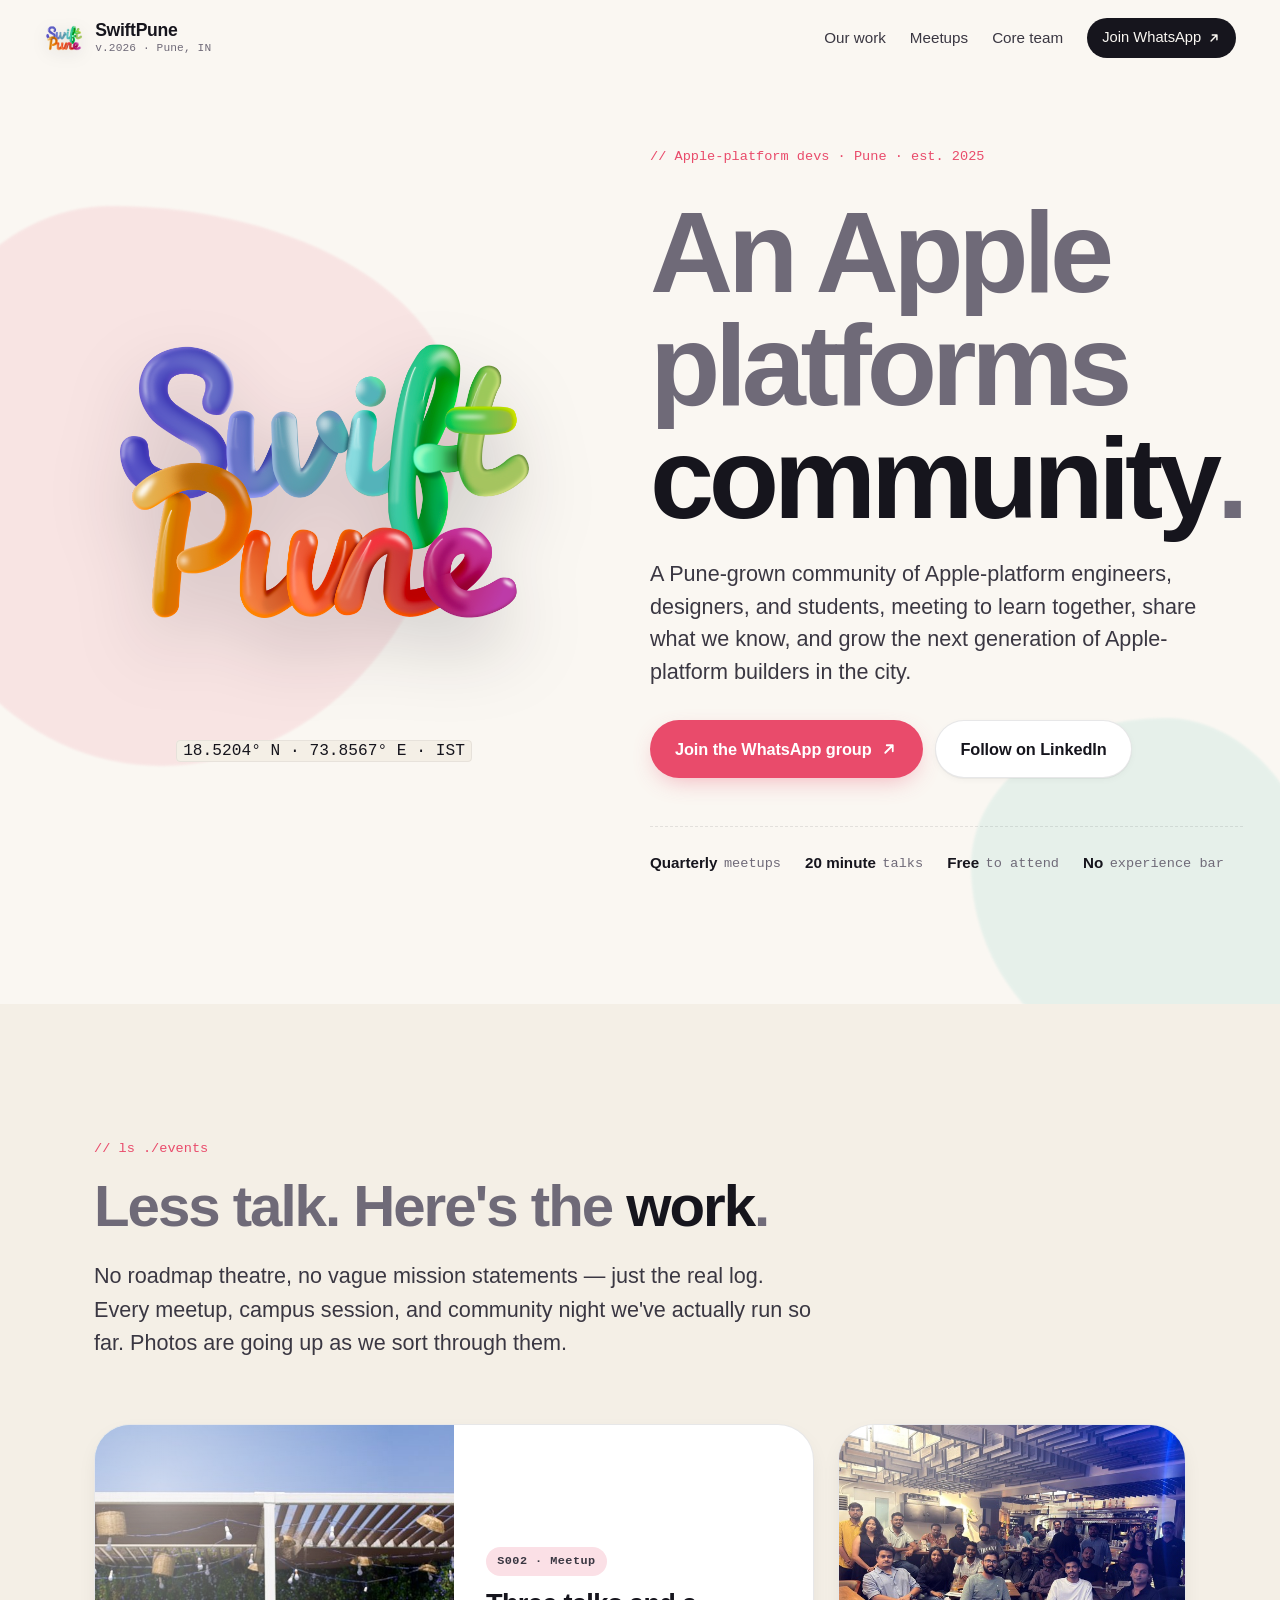
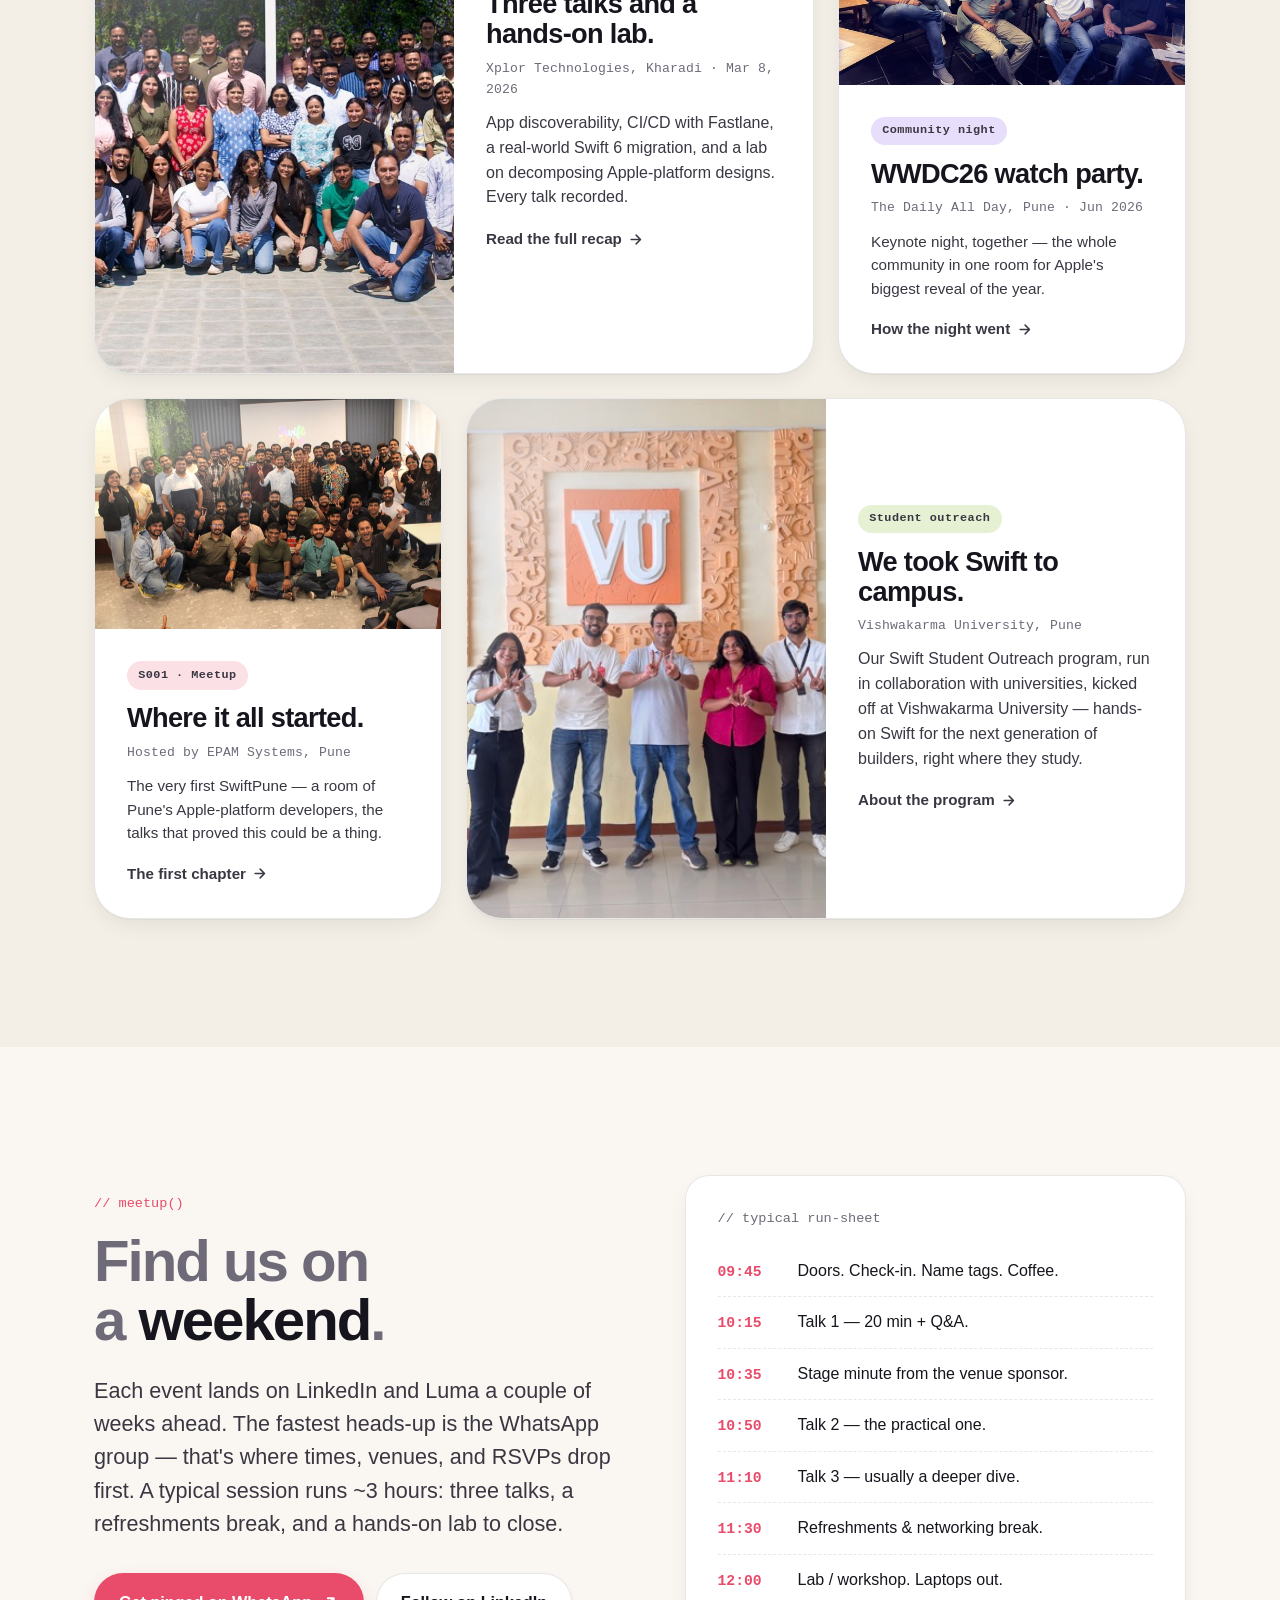
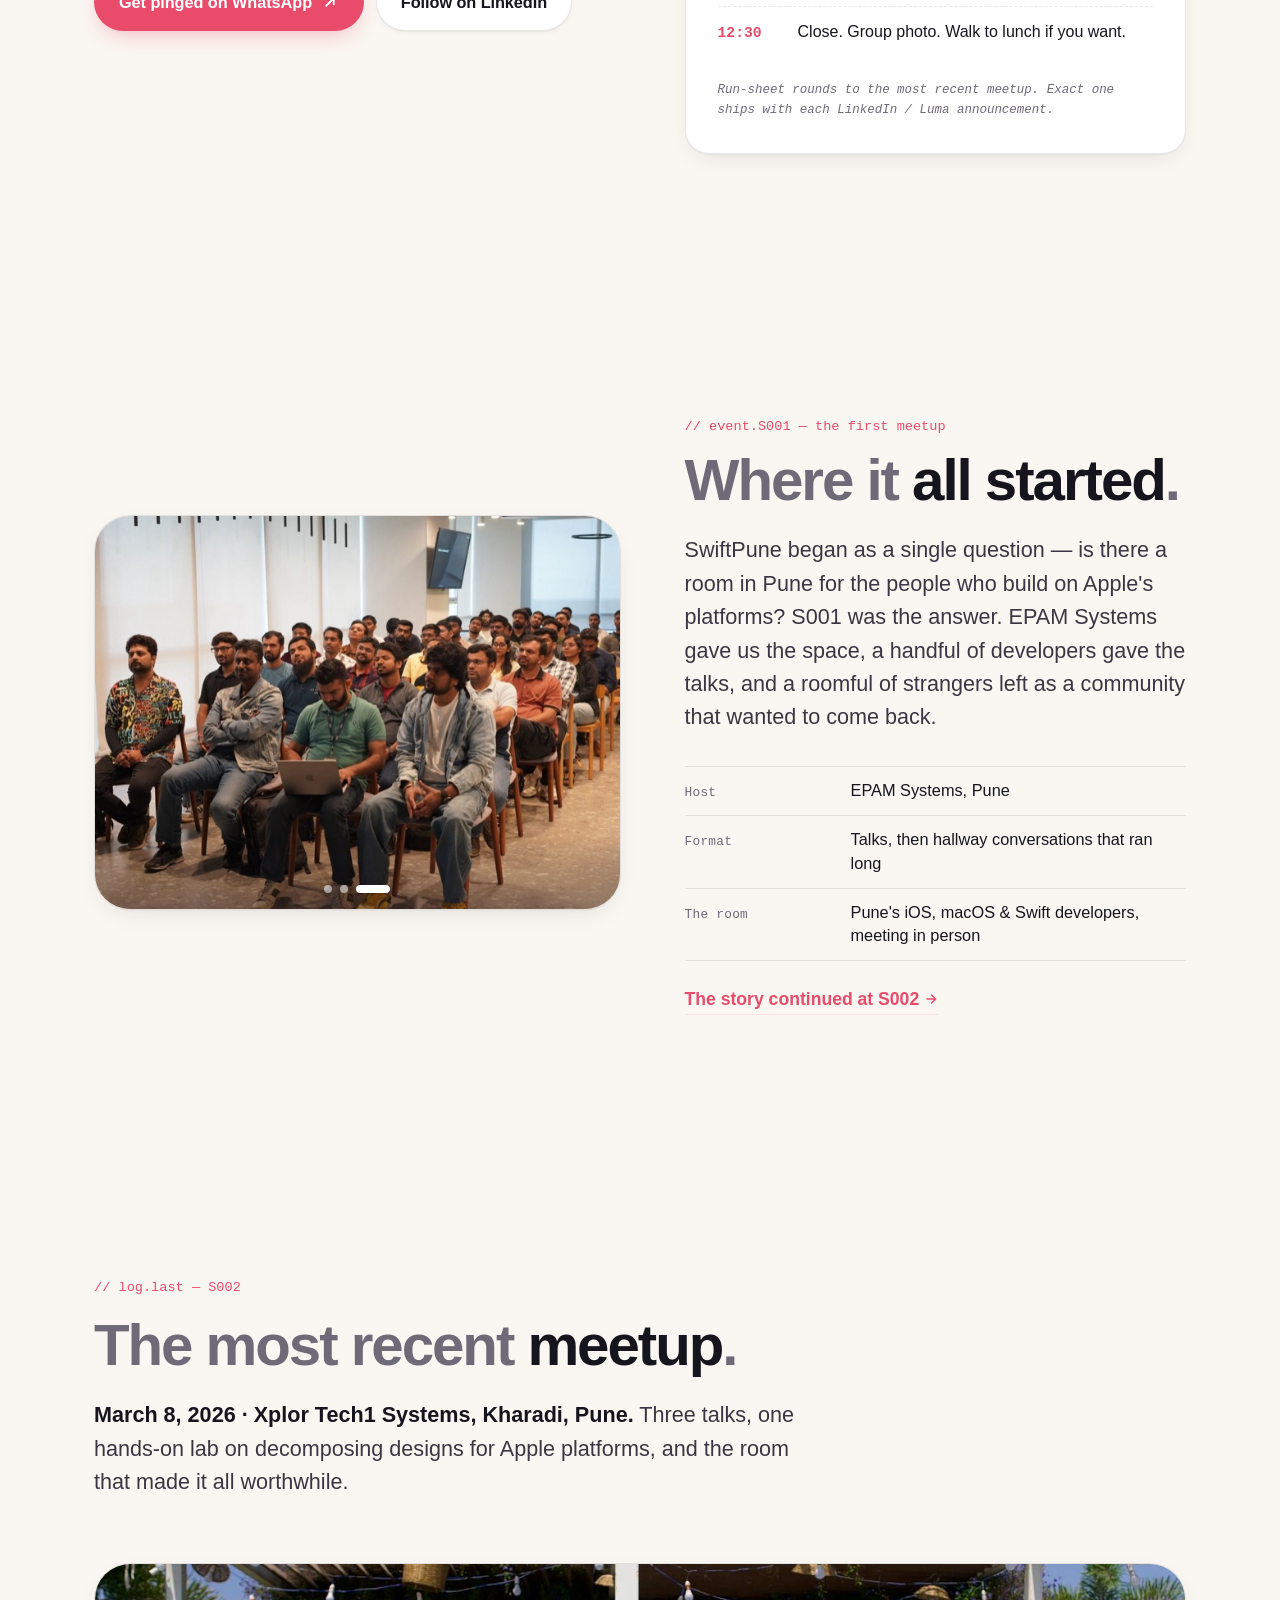
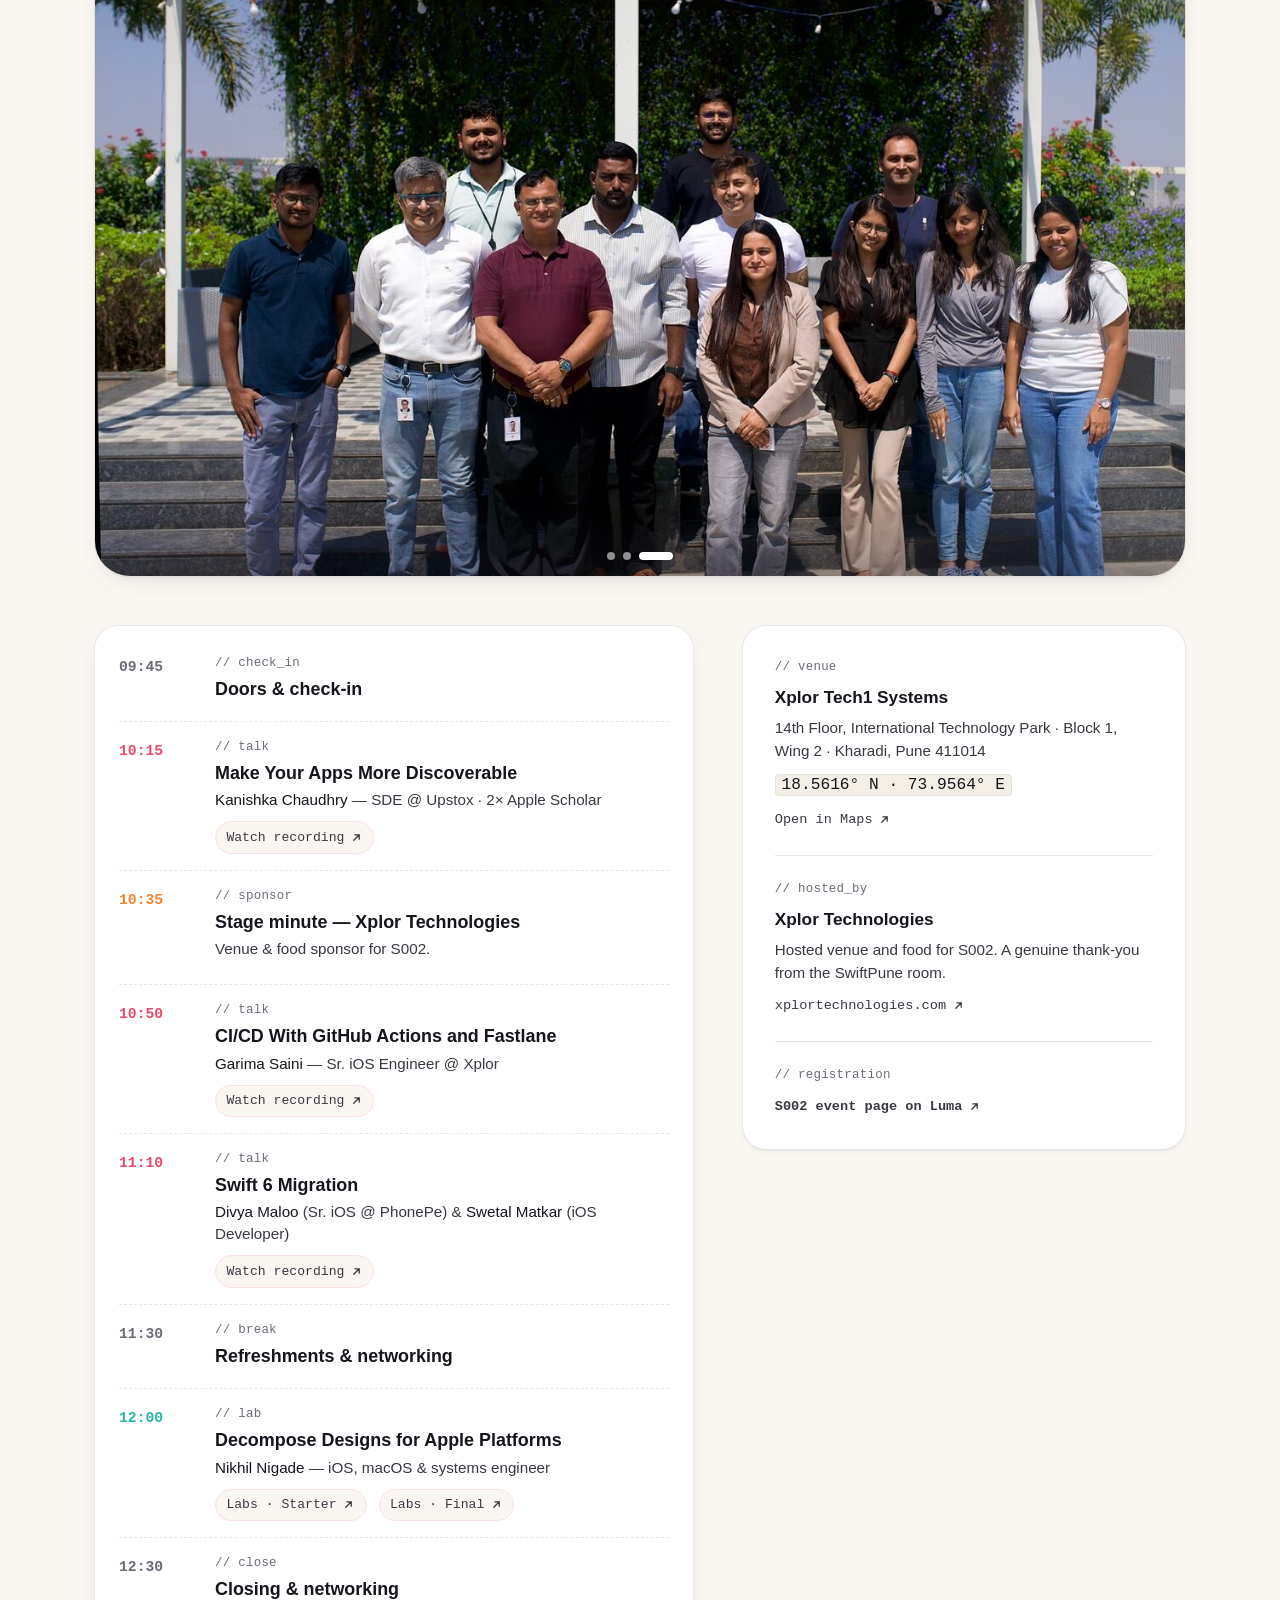
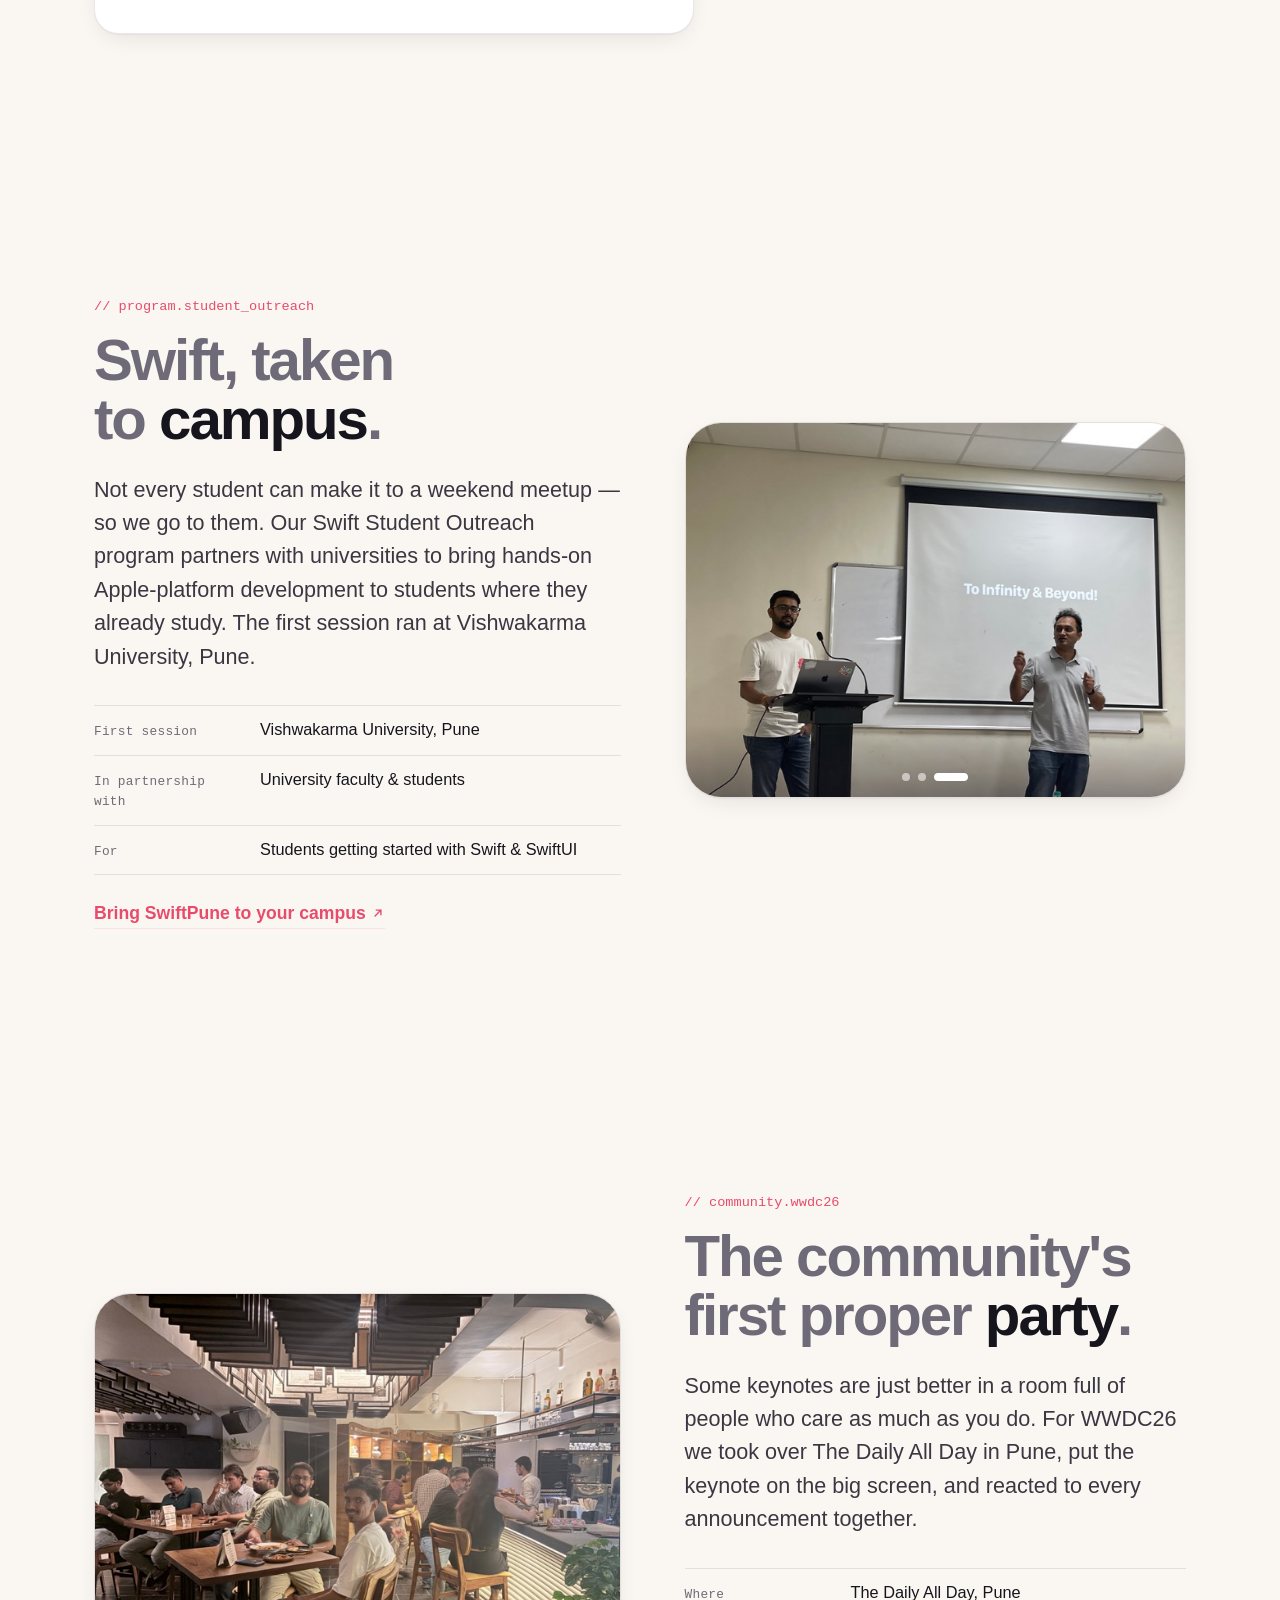
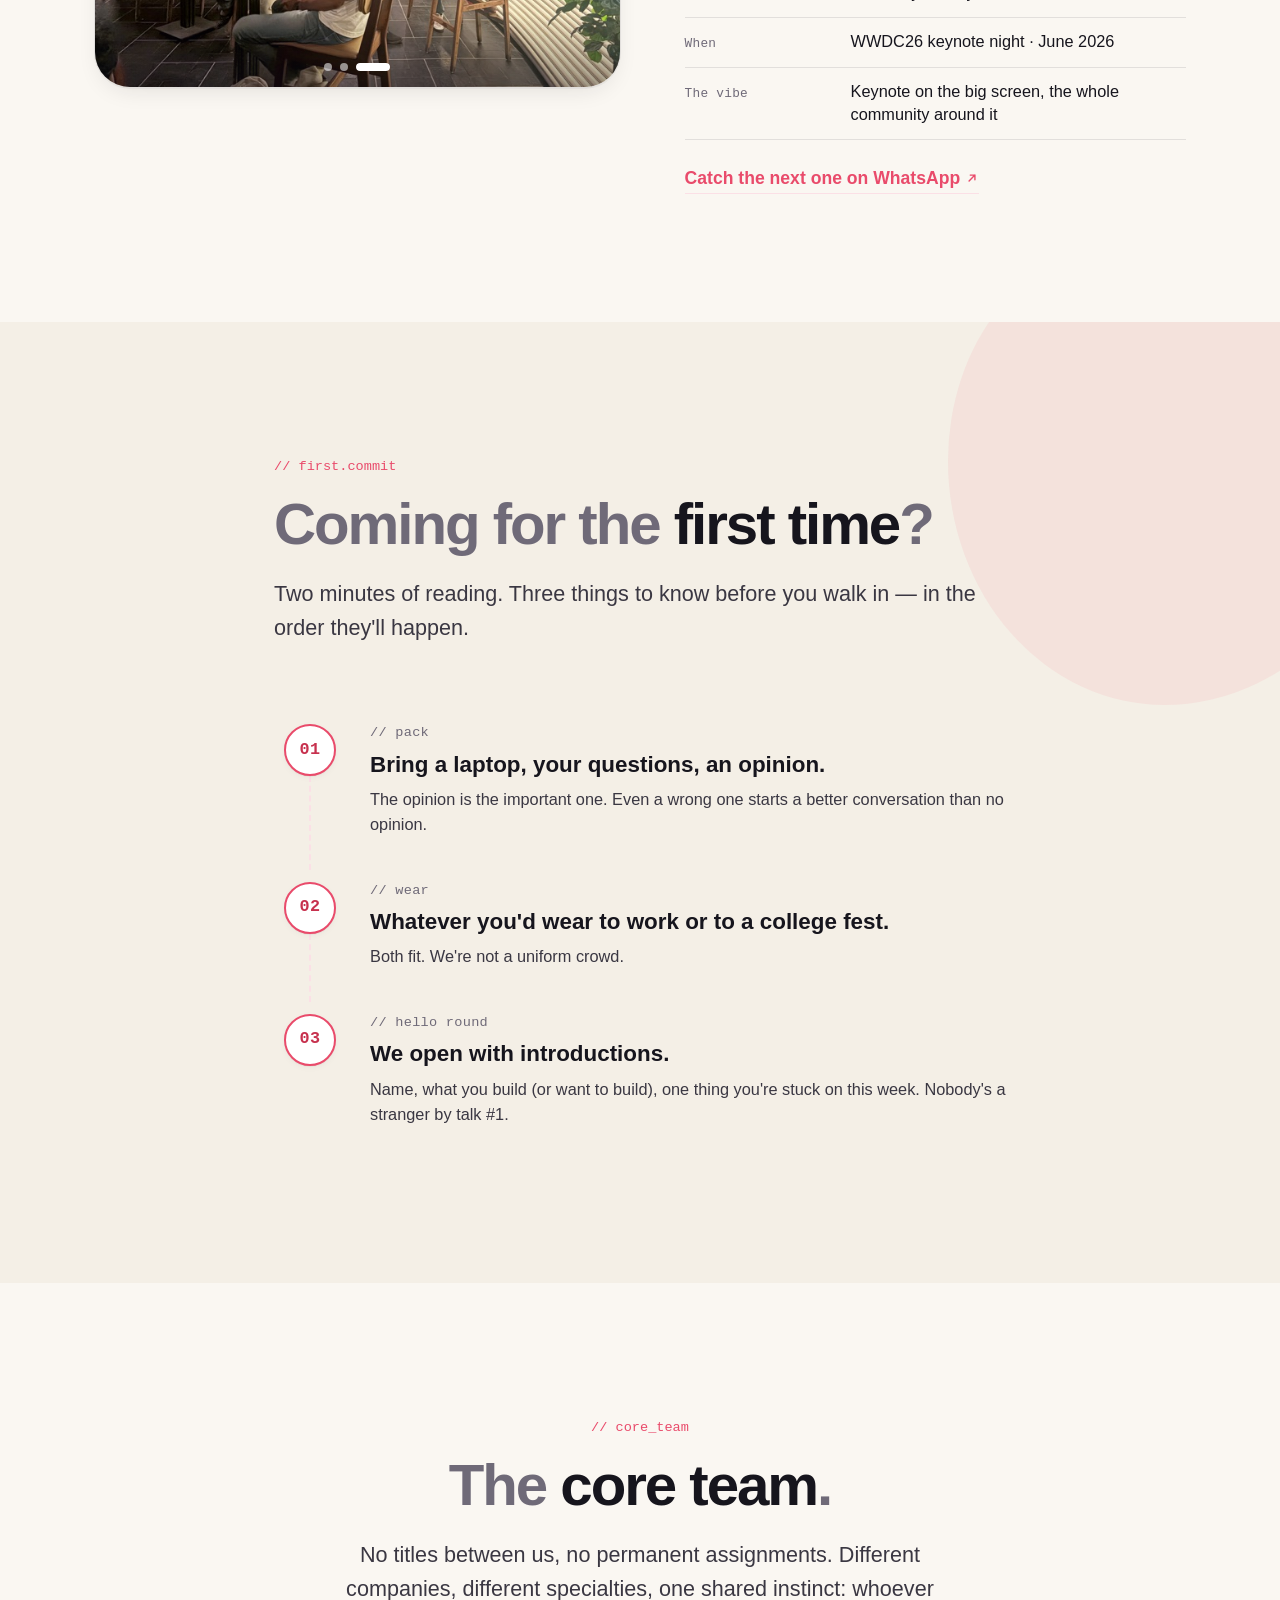
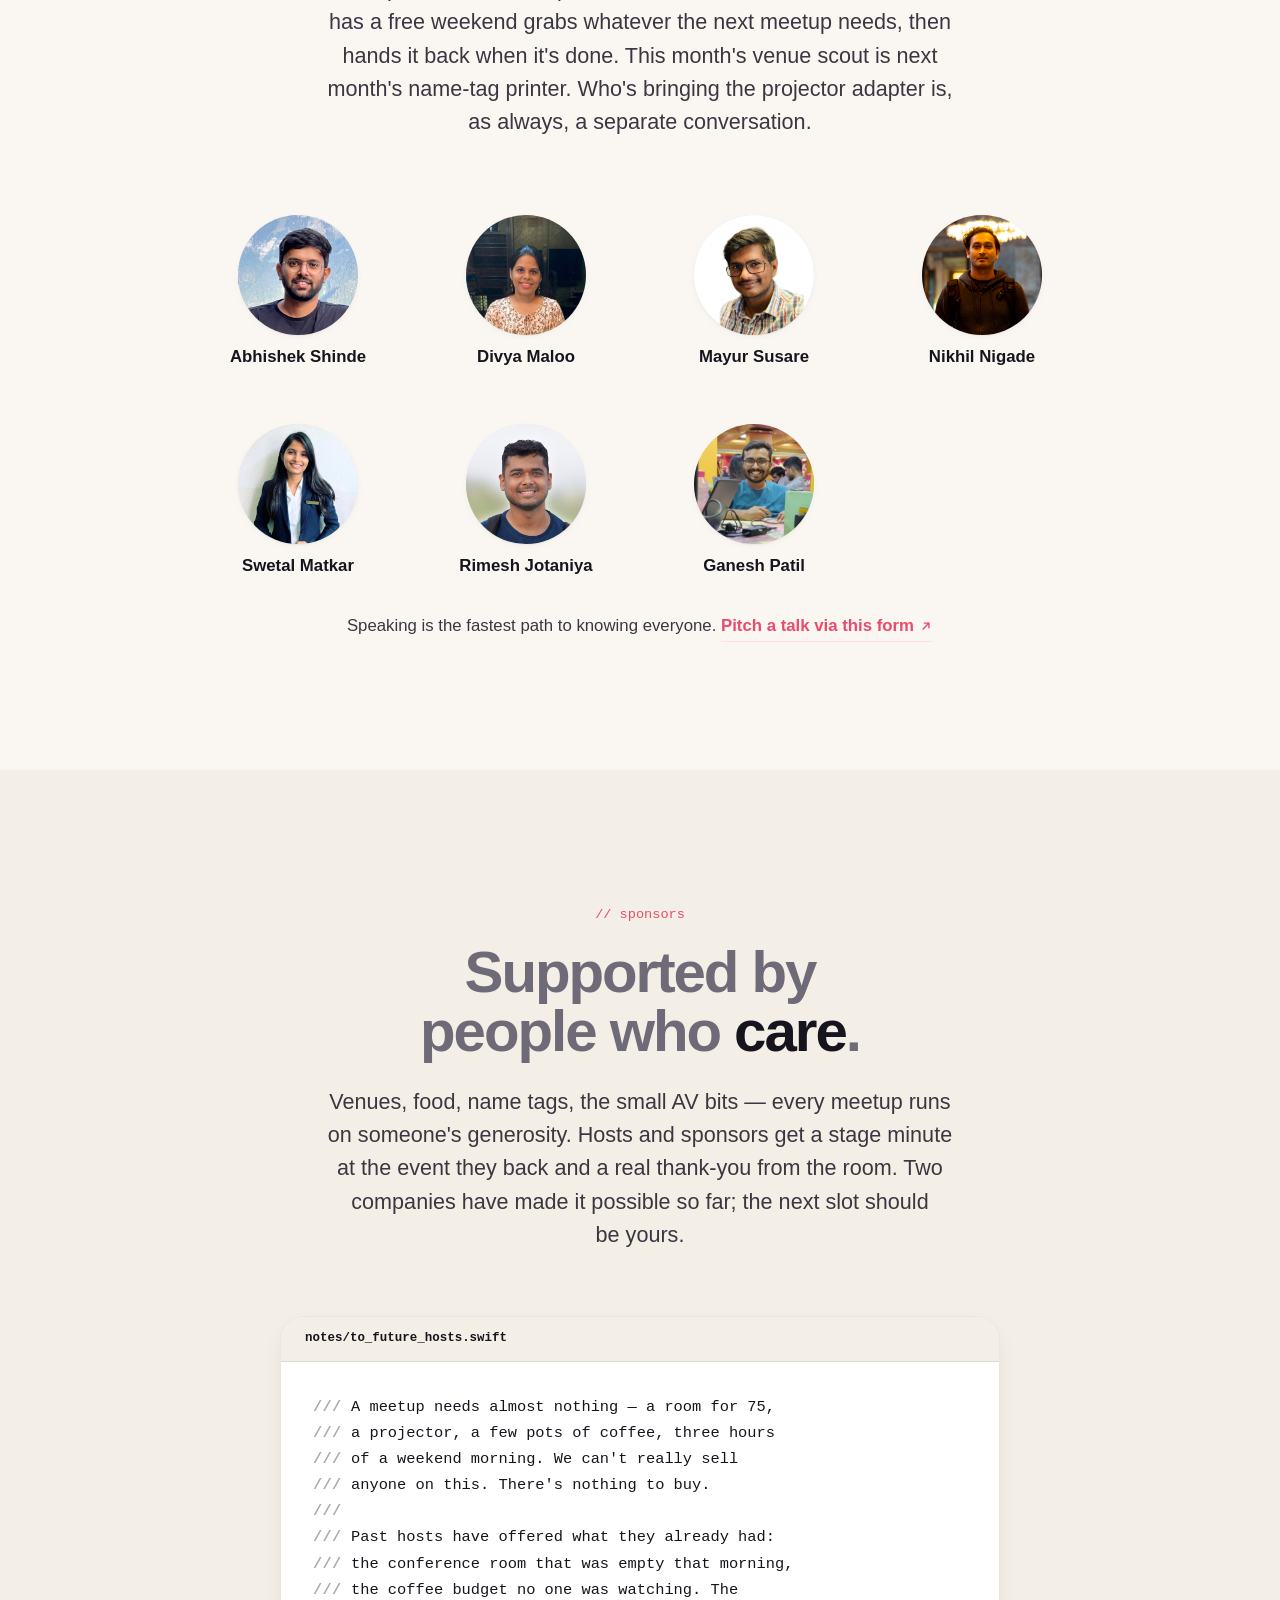
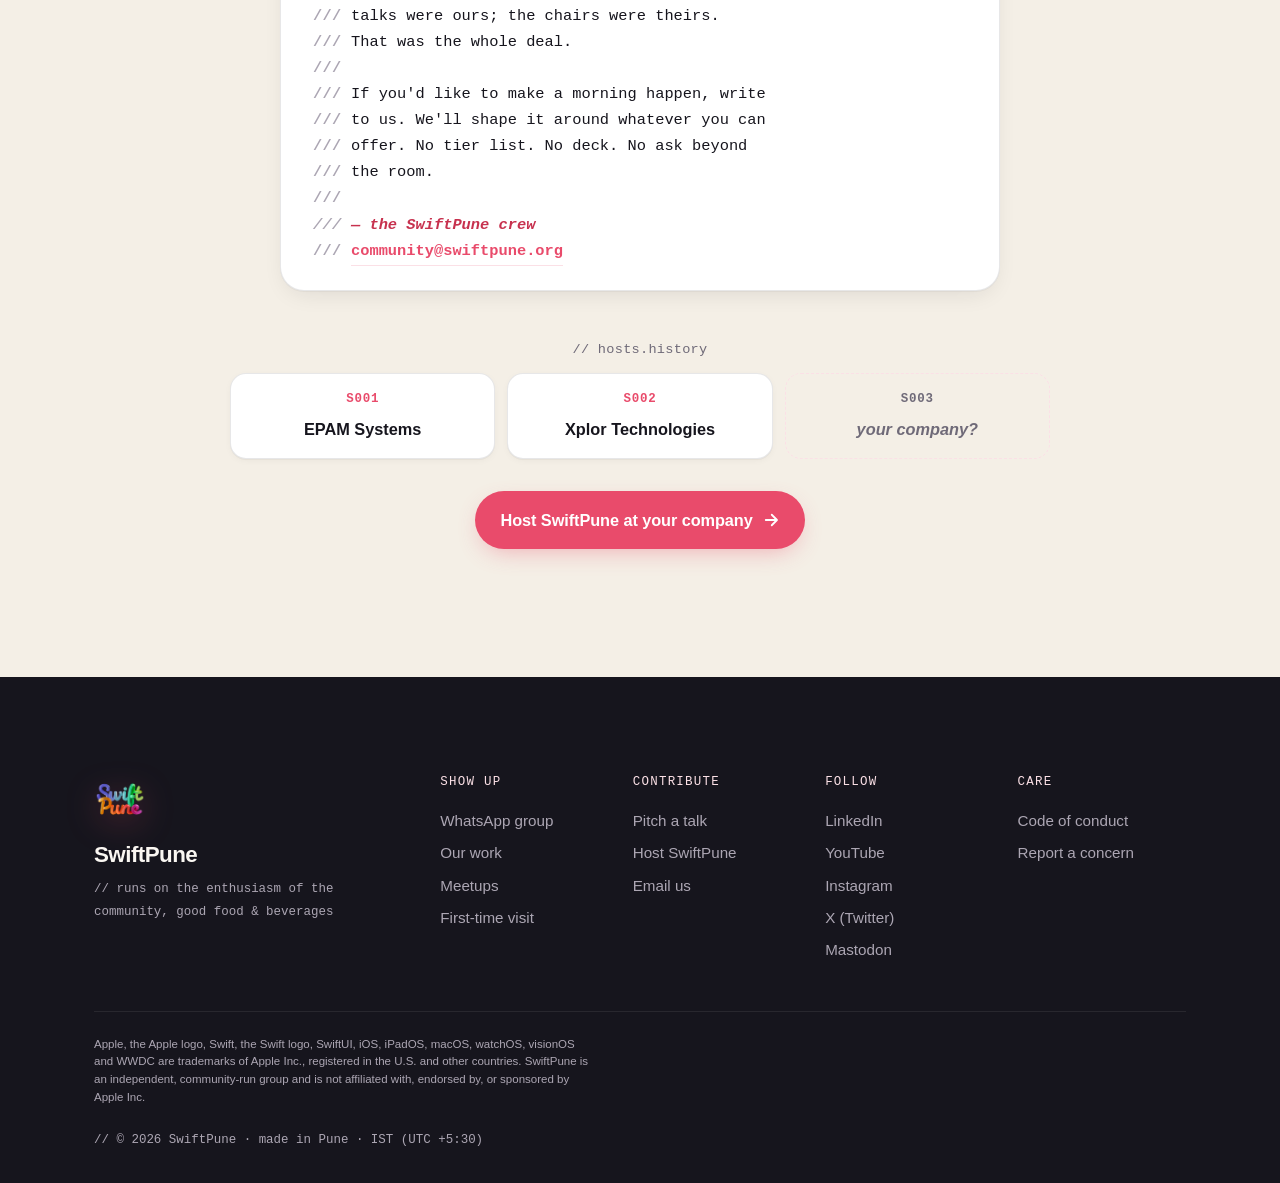
<file: index.html>
<!doctype html>
<html lang="en">
  <head>
    <meta charset="utf-8" />
    <script>
      if (!location.search.includes("static")) {
        document.documentElement.classList.add("js");
      }
    </script>
    <meta name="viewport" content="width=device-width, initial-scale=1, viewport-fit=cover" />
    <meta name="theme-color" content="#FAF7F2" />
    <meta name="color-scheme" content="light" />

    <title>SwiftPune — An Apple platforms community in Pune</title>
    <meta
      name="description"
      content="SwiftPune is a Pune-grown community of Apple-platform engineers, designers, and students — iOS, macOS, visionOS, and server-side Swift. Meetups, campus outreach, and community nights."
    />
    <link rel="canonical" href="https://swiftpune.org/" />

    <!-- Open Graph / social link previews (absolute URLs required) -->
    <meta property="og:type" content="website" />
    <meta property="og:site_name" content="SwiftPune" />
    <meta property="og:url" content="https://swiftpune.org/" />
    <meta property="og:title" content="SwiftPune — An Apple platforms community in Pune" />
    <meta
      property="og:description"
      content="A Pune-grown community of Apple-platform engineers, designers, and students. Meetups, campus outreach, and community nights."
    />
    <meta property="og:image" content="https://swiftpune.org/assets/og-image.png" />
    <meta property="og:image:width" content="1200" />
    <meta property="og:image:height" content="630" />
    <meta property="og:image:alt" content="SwiftPune — an Apple platforms community in Pune" />

    <meta name="twitter:card" content="summary_large_image" />
    <meta name="twitter:title" content="SwiftPune — An Apple platforms community in Pune" />
    <meta
      name="twitter:description"
      content="A Pune-grown community of Apple-platform engineers, designers, and students. Meetups, campus outreach, and community nights."
    />
    <meta name="twitter:image" content="https://swiftpune.org/assets/og-image.png" />

    <link rel="icon" type="image/svg+xml" href="assets/favicon.svg" />
    <link rel="icon" type="image/png" sizes="512x512" href="assets/SPLogo.png" />
    <link rel="apple-touch-icon" href="assets/SPLogo.png" />

    <link rel="preload" as="image" href="assets/SPLogo.png" fetchpriority="high" />

    <link rel="stylesheet" href="css/reset.css" />
    <link rel="stylesheet" href="css/tokens.css" />
    <link rel="stylesheet" href="css/styles.css" />
  </head>
  <body>
    <a class="skip-link" href="#main">Skip to content</a>

    <!-- ===========================================================
         Site nav
         =========================================================== -->
    <header class="site-nav" id="siteNav" aria-label="Primary">
      <div class="site-nav__inner">
        <a class="brand" href="#top" aria-label="SwiftPune home">
          <span class="brand__mark">
            <img src="assets/SPLogo.png" alt="" width="40" height="40" />
          </span>
          <span class="brand__word">
            <span>SwiftPune</span>
            <span class="brand__meta">v.2026 · Pune, IN</span>
          </span>
        </a>

        <nav class="site-nav__links" aria-label="Sections">
          <a href="#work">Our work</a>
          <a href="#meetups">Meetups</a>
          <a href="#core-team">Core team</a>
          <a href="https://chat.whatsapp.com/FbfE8mr1aIA8Ac97EHV4yw" target="_blank" rel="noopener" class="nav-cta">
            Join WhatsApp
            <svg viewBox="0 0 24 24" width="14" height="14" fill="none" stroke="currentColor" stroke-width="2.5" stroke-linecap="round" stroke-linejoin="round" aria-hidden="true"><path d="M7 17 17 7M9 7h8v8"/></svg>
          </a>
        </nav>

        <button
          class="site-nav__toggle"
          id="navToggle"
          type="button"
          aria-expanded="false"
          aria-controls="mobileMenu"
          aria-label="Open menu"
        >
          <span></span><span></span><span></span>
        </button>
      </div>

      <div class="mobile-menu" id="mobileMenu" hidden>
        <nav aria-label="Mobile sections">
          <a href="#work">Our work</a>
          <a href="#meetups">Meetups</a>
          <a href="#recent">Last meetup</a>
          <a href="#first-time">First time?</a>
          <a href="#core-team">Core team</a>
          <a href="#sponsors">Sponsors</a>
          <a href="https://chat.whatsapp.com/FbfE8mr1aIA8Ac97EHV4yw" target="_blank" rel="noopener">WhatsApp group ↗</a>
        </nav>
      </div>
    </header>

    <main id="main">
      <!-- ===========================================================
           Hero — logo centerpiece + tech-coded headline + CTAs
           =========================================================== -->
      <section class="hero" id="top">
        <!-- Soft bubble blob behind the logo (decorative) -->
        <span class="hero__blob hero__blob--accent" aria-hidden="true"></span>
        <span class="hero__blob hero__blob--teal" aria-hidden="true"></span>

        <div class="hero__grid">
          <div class="hero__mark">
            <div class="hero__logo-wrap">
              <img
                class="hero__logo"
                src="assets/SPLogo.png"
                alt="SwiftPune"
                width="680"
                height="680"
              />
            </div>
            <p class="hero__pin">
              <span class="dot"></span>
              <code>18.5204° N · 73.8567° E · IST</code>
            </p>
          </div>

          <div class="hero__copy">
            <p class="comment-eyebrow">// Apple-platform devs · Pune · est. 2025</p>
            <h1 class="hero__title">
              An Apple platforms <span class="ink">community</span>.
            </h1>
            <p class="hero__sub">
              A Pune-grown community of Apple-platform engineers, designers,
              and students, meeting to learn together, share what we know, and
              grow the next generation of Apple-platform builders in the city.
            </p>
            <div class="hero__cta">
              <a class="btn btn--primary" href="https://chat.whatsapp.com/FbfE8mr1aIA8Ac97EHV4yw" target="_blank" rel="noopener">
                <span>Join the WhatsApp group</span>
                <svg viewBox="0 0 24 24" width="18" height="18" fill="none" stroke="currentColor" stroke-width="2.4" stroke-linecap="round" stroke-linejoin="round" aria-hidden="true"><path d="M7 17 17 7M9 7h8v8"/></svg>
              </a>
              <a class="btn btn--ghost" href="https://www.linkedin.com/company/swiftpune/" target="_blank" rel="noopener">
                <span>Follow on LinkedIn</span>
              </a>
            </div>
            <ul class="hero__meta" aria-label="At a glance">
              <li><strong>Quarterly</strong> meetups</li>
              <li><strong>20 minute</strong> talks</li>
              <li><strong>Free</strong> to attend</li>
              <li><strong>No</strong> experience bar</li>
            </ul>
          </div>
        </div>
      </section>

      <!-- ===========================================================
           Our work — the real log of what SwiftPune has actually run.
           A bento of concrete initiatives (meetups, campus outreach,
           community nights) with image-ready photo placeholders.
           =========================================================== -->
      <section class="section section--work reveal" id="work">
        <div class="container">
          <header class="section-head">
            <p class="comment-eyebrow">// ls ./events</p>
            <h2 class="display">
              Less talk. Here's the <span class="ink">work</span>.
            </h2>
            <p class="lead">
              No roadmap theatre, no vague mission statements — just the
              real log. Every meetup, campus session, and community night
              we've actually run so far. Photos are going up as we sort
              through them.
            </p>
          </header>

          <div class="work-grid">
            <!-- S002 — flagship meetup (wide feature → full recap below) -->
            <article class="work-card work-card--wide reveal-up" style="--i:0">
              <a class="work-card__link" href="#recent">
                <span class="work-card__media work-card__media--teal">
                  <img src="assets/Events/S002/01.jpeg" srcset="assets/Events/S002/01-640.jpeg 640w, assets/Events/S002/01-1024.jpeg 1024w, assets/Events/S002/01.jpeg 1280w" sizes="(max-width: 720px) 92vw, 540px" alt="SwiftPune S002 meetup at Xplor Technologies" loading="lazy" />
                </span>
                <span class="work-card__body">
                  <span class="work-card__tag work-card__tag--meetup">S002 · Meetup</span>
                  <span class="work-card__title">Three talks and a hands-on lab.</span>
                  <span class="work-card__meta">Xplor Technologies, Kharadi · Mar 8, 2026</span>
                  <span class="work-card__desc">
                    App discoverability, CI/CD with Fastlane, a real-world
                    Swift 6 migration, and a lab on decomposing Apple-platform
                    designs. Every talk recorded.
                  </span>
                  <span class="work-card__cta">
                    Read the full recap
                    <svg viewBox="0 0 24 24" width="15" height="15" fill="none" stroke="currentColor" stroke-width="2.4" stroke-linecap="round" stroke-linejoin="round" aria-hidden="true"><path d="M5 12h14M13 5l7 7-7 7"/></svg>
                  </span>
                </span>
              </a>
            </article>

            <!-- WWDC26 Watch Party (compact, tall → full section below) -->
            <article class="work-card work-card--tall reveal-up" style="--i:1">
              <a class="work-card__link" href="#wwdc">
                <span class="work-card__media work-card__media--violet">
                  <img src="assets/Events/watchparty/wwdc26/01.jpg" srcset="assets/Events/watchparty/wwdc26/01-640.jpg 640w, assets/Events/watchparty/wwdc26/01-1024.jpg 1024w, assets/Events/watchparty/wwdc26/01.jpg 1280w" sizes="(max-width: 720px) 92vw, 300px" alt="SwiftPune WWDC26 watch party at The Daily All Day, Pune" loading="lazy" />
                </span>
                <span class="work-card__body">
                  <span class="work-card__tag work-card__tag--party">Community night</span>
                  <span class="work-card__title">WWDC26 watch party.</span>
                  <span class="work-card__meta">The Daily All Day, Pune · Jun 2026</span>
                  <span class="work-card__desc">
                    Keynote night, together — the whole community in one room
                    for Apple's biggest reveal of the year.
                  </span>
                  <span class="work-card__cta">
                    How the night went
                    <svg viewBox="0 0 24 24" width="15" height="15" fill="none" stroke="currentColor" stroke-width="2.4" stroke-linecap="round" stroke-linejoin="round" aria-hidden="true"><path d="M5 12h14M13 5l7 7-7 7"/></svg>
                  </span>
                </span>
              </a>
            </article>

            <!-- S001 — the first meetup (compact, tall → full section below) -->
            <article class="work-card work-card--tall reveal-up" style="--i:2">
              <a class="work-card__link" href="#s001">
                <span class="work-card__media work-card__media--coral">
                  <img src="assets/Events/S001/01.jpeg" srcset="assets/Events/S001/01-640.jpeg 640w, assets/Events/S001/01-1024.jpeg 1024w, assets/Events/S001/01.jpeg 1280w" sizes="(max-width: 720px) 92vw, 300px" alt="SwiftPune's first meetup, S001" loading="lazy" />
                </span>
                <span class="work-card__body">
                  <span class="work-card__tag work-card__tag--meetup">S001 · Meetup</span>
                  <span class="work-card__title">Where it all started.</span>
                  <span class="work-card__meta">Hosted by EPAM Systems, Pune</span>
                  <span class="work-card__desc">
                    The very first SwiftPune — a room of Pune's Apple-platform
                    developers, the talks that proved this could be a thing.
                  </span>
                  <span class="work-card__cta">
                    The first chapter
                    <svg viewBox="0 0 24 24" width="15" height="15" fill="none" stroke="currentColor" stroke-width="2.4" stroke-linecap="round" stroke-linejoin="round" aria-hidden="true"><path d="M5 12h14M13 5l7 7-7 7"/></svg>
                  </span>
                </span>
              </a>
            </article>

            <!-- Swift Student Outreach — Vishwakarma University (wide feature) -->
            <article class="work-card work-card--wide reveal-up" style="--i:3">
              <a class="work-card__link" href="#outreach">
                <span class="work-card__media work-card__media--green">
                  <img src="assets/Events/student-outreach/vu-april-2026/01.jpeg" srcset="assets/Events/student-outreach/vu-april-2026/01-640.jpeg 640w, assets/Events/student-outreach/vu-april-2026/01-1024.jpeg 1024w, assets/Events/student-outreach/vu-april-2026/01.jpeg 1280w" sizes="(max-width: 720px) 92vw, 540px" alt="Swift Student Outreach at Vishwakarma University" loading="lazy" />
                </span>
                <span class="work-card__body">
                  <span class="work-card__tag work-card__tag--outreach">Student outreach</span>
                  <span class="work-card__title">We took Swift to campus.</span>
                  <span class="work-card__meta">Vishwakarma University, Pune</span>
                  <span class="work-card__desc">
                    Our Swift Student Outreach program, run in collaboration
                    with universities, kicked off at Vishwakarma University —
                    hands-on Swift for the next generation of builders, right
                    where they study.
                  </span>
                  <span class="work-card__cta">
                    About the program
                    <svg viewBox="0 0 24 24" width="15" height="15" fill="none" stroke="currentColor" stroke-width="2.4" stroke-linecap="round" stroke-linejoin="round" aria-hidden="true"><path d="M5 12h14M13 5l7 7-7 7"/></svg>
                  </span>
                </span>
              </a>
            </article>
          </div>
        </div>
      </section>

      <!-- ===========================================================
           Meetups — when, where, RSVP
           =========================================================== -->
      <section class="section section--meetups reveal" id="meetups">
        <div class="container">
          <div class="meetups">
            <div class="meetups__copy">
              <p class="comment-eyebrow">// meetup()</p>
              <h2 class="display">
                Find us on a <span class="ink">weekend</span>.
              </h2>
              <p class="lead">
                Each event lands on LinkedIn and Luma a couple of weeks
                ahead. The fastest heads-up is the WhatsApp group — that's
                where times, venues, and RSVPs drop first. A typical session
                runs ~3 hours: three talks, a refreshments break, and a
                hands-on lab to close.
              </p>
              <div class="meetups__cta">
                <a class="btn btn--primary" href="https://chat.whatsapp.com/FbfE8mr1aIA8Ac97EHV4yw" target="_blank" rel="noopener">
                  <span>Get pinged on WhatsApp</span>
                  <svg viewBox="0 0 24 24" width="18" height="18" fill="none" stroke="currentColor" stroke-width="2.4" stroke-linecap="round" stroke-linejoin="round" aria-hidden="true"><path d="M7 17 17 7M9 7h8v8"/></svg>
                </a>
                <a class="btn btn--ghost" href="https://www.linkedin.com/company/swiftpune/" target="_blank" rel="noopener">
                  <span>Follow on LinkedIn</span>
                </a>
              </div>
            </div>

            <aside class="meetups__card" aria-label="What a meetup looks like">
              <p class="meetups__card-eyebrow">// typical run-sheet</p>
              <ol class="run-sheet">
                <li>
                  <span class="run-sheet__time">09:45</span>
                  <span class="run-sheet__body">Doors. Check-in. Name tags. Coffee.</span>
                </li>
                <li>
                  <span class="run-sheet__time">10:15</span>
                  <span class="run-sheet__body">Talk 1 — 20 min + Q&amp;A.</span>
                </li>
                <li>
                  <span class="run-sheet__time">10:35</span>
                  <span class="run-sheet__body">Stage minute from the venue sponsor.</span>
                </li>
                <li>
                  <span class="run-sheet__time">10:50</span>
                  <span class="run-sheet__body">Talk 2 — the practical one.</span>
                </li>
                <li>
                  <span class="run-sheet__time">11:10</span>
                  <span class="run-sheet__body">Talk 3 — usually a deeper dive.</span>
                </li>
                <li>
                  <span class="run-sheet__time">11:30</span>
                  <span class="run-sheet__body">Refreshments &amp; networking break.</span>
                </li>
                <li>
                  <span class="run-sheet__time">12:00</span>
                  <span class="run-sheet__body">Lab / workshop. Laptops out.</span>
                </li>
                <li>
                  <span class="run-sheet__time">12:30</span>
                  <span class="run-sheet__body">Close. Group photo. Walk to lunch if you want.</span>
                </li>
              </ol>
              <p class="meetups__fineprint">
                Run-sheet rounds to the most recent meetup. Exact one ships
                with each LinkedIn / Luma announcement.
              </p>
            </aside>
          </div>
        </div>
      </section>

      <!-- ===========================================================
           S001 — the first meetup, its own feature section
           =========================================================== -->
      <section class="section section--initiative section--s001 reveal" id="s001">
        <div class="container">
          <div class="initiative">
            <div class="initiative__media">
              <div class="gallery" data-gallery>
                <div class="gallery__track">
                  <figure class="gallery__slide"><img src="assets/Events/S001/01.jpeg" srcset="assets/Events/S001/01-640.jpeg 640w, assets/Events/S001/01-1024.jpeg 1024w, assets/Events/S001/01.jpeg 1280w" sizes="(max-width: 900px) 92vw, 600px" alt="SwiftPune's first meetup, S001 — photo 1" loading="lazy" /></figure>
                  <figure class="gallery__slide"><img src="assets/Events/S001/02.jpeg" srcset="assets/Events/S001/02-640.jpeg 640w, assets/Events/S001/02-1024.jpeg 1024w, assets/Events/S001/02.jpeg 1280w" sizes="(max-width: 900px) 92vw, 600px" alt="SwiftPune's first meetup, S001 — photo 2" loading="lazy" /></figure>
                  <figure class="gallery__slide"><img src="assets/Events/S001/03.jpeg" srcset="assets/Events/S001/03-640.jpeg 640w, assets/Events/S001/03-1024.jpeg 1024w, assets/Events/S001/03.jpeg 1280w" sizes="(max-width: 900px) 92vw, 600px" alt="SwiftPune's first meetup, S001 — photo 3" loading="lazy" /></figure>
                </div>
                <span class="gallery__scrim" aria-hidden="true"></span>
                <div class="gallery__dots" role="group" aria-label="S001 photos">
                  <button class="gallery__dot is-active" type="button" aria-label="Show photo 1 of 3"><span class="gallery__dot-fill"></span></button>
                  <button class="gallery__dot" type="button" aria-label="Show photo 2 of 3"><span class="gallery__dot-fill"></span></button>
                  <button class="gallery__dot" type="button" aria-label="Show photo 3 of 3"><span class="gallery__dot-fill"></span></button>
                </div>
              </div>
            </div>
            <div class="initiative__copy">
              <p class="comment-eyebrow">// event.S001 — the first meetup</p>
              <h2 class="display">
                Where it <span class="ink">all started</span>.
              </h2>
              <p class="lead">
                SwiftPune began as a single question — is there a room in Pune
                for the people who build on Apple's platforms? S001 was the
                answer. EPAM Systems gave us the space, a handful of developers
                gave the talks, and a roomful of strangers left as a community
                that wanted to come back.
              </p>
              <ul class="initiative__facts">
                <li>
                  <span class="initiative__fact-k">Host</span>
                  <span class="initiative__fact-v">EPAM Systems, Pune</span>
                </li>
                <li>
                  <span class="initiative__fact-k">Format</span>
                  <span class="initiative__fact-v">Talks, then hallway conversations that ran long</span>
                </li>
                <li>
                  <span class="initiative__fact-k">The room</span>
                  <span class="initiative__fact-v">Pune's iOS, macOS &amp; Swift developers, meeting in person</span>
                </li>
              </ul>
              <p class="initiative__note">
                <a class="link" href="#recent">
                  The story continued at S002
                  <svg viewBox="0 0 24 24" width="14" height="14" fill="none" stroke="currentColor" stroke-width="2.4" stroke-linecap="round" stroke-linejoin="round" aria-hidden="true"><path d="M5 12h14M13 5l7 7-7 7"/></svg>
                </a>
              </p>
            </div>
          </div>
        </div>
      </section>

      <!-- ===========================================================
           Recent meetup — S002 recap (the actual most recent event)
           =========================================================== -->
      <section class="section section--recent reveal" id="recent">
        <div class="container">
          <header class="section-head">
            <p class="comment-eyebrow">// log.last — S002</p>
            <h2 class="display">
              The most recent <span class="ink">meetup</span>.
            </h2>
            <p class="lead">
              <strong>March 8, 2026 · Xplor Tech1 Systems, Kharadi, Pune.</strong>
              Three talks, one hands-on lab on decomposing designs for
              Apple platforms, and the room that made it all worthwhile.
            </p>
          </header>

          <div class="recap__gallery">
            <div class="gallery" data-gallery>
              <div class="gallery__track">
                <figure class="gallery__slide"><img src="assets/Events/S002/01.jpeg" srcset="assets/Events/S002/01-640.jpeg 640w, assets/Events/S002/01-1024.jpeg 1024w, assets/Events/S002/01.jpeg 1280w" sizes="(max-width: 1240px) 92vw, 1100px" alt="SwiftPune S002 meetup at Xplor Technologies — photo 1" loading="lazy" /></figure>
                <figure class="gallery__slide"><img src="assets/Events/S002/02.jpeg" srcset="assets/Events/S002/02-640.jpeg 640w, assets/Events/S002/02-1024.jpeg 1024w, assets/Events/S002/02.jpeg 1280w" sizes="(max-width: 1240px) 92vw, 1100px" alt="SwiftPune S002 meetup at Xplor Technologies — photo 2" loading="lazy" /></figure>
                <figure class="gallery__slide"><img src="assets/Events/S002/03.jpeg" srcset="assets/Events/S002/03-640.jpeg 640w, assets/Events/S002/03-1024.jpeg 1024w, assets/Events/S002/03.jpeg 1280w" sizes="(max-width: 1240px) 92vw, 1100px" alt="SwiftPune S002 meetup at Xplor Technologies — photo 3" loading="lazy" /></figure>
              </div>
              <span class="gallery__scrim" aria-hidden="true"></span>
              <div class="gallery__dots" role="group" aria-label="S002 photos">
                <button class="gallery__dot is-active" type="button" aria-label="Show photo 1 of 3"><span class="gallery__dot-fill"></span></button>
                <button class="gallery__dot" type="button" aria-label="Show photo 2 of 3"><span class="gallery__dot-fill"></span></button>
                <button class="gallery__dot" type="button" aria-label="Show photo 3 of 3"><span class="gallery__dot-fill"></span></button>
              </div>
            </div>
          </div>

          <div class="recap">
            <ol class="recap__agenda" aria-label="S002 agenda">
              <li class="recap__row recap__row--check">
                <span class="recap__time">09:45</span>
                <div class="recap__body">
                  <p class="recap__type">// check_in</p>
                  <h3 class="recap__title">Doors &amp; check-in</h3>
                </div>
              </li>

              <li class="recap__row recap__row--talk">
                <span class="recap__time">10:15</span>
                <div class="recap__body">
                  <p class="recap__type">// talk</p>
                  <h3 class="recap__title">Make Your Apps More Discoverable</h3>
                  <p class="recap__by">
                    <a href="https://www.linkedin.com/in/kanishka-c/" target="_blank" rel="noopener">Kanishka Chaudhry</a>
                    — SDE @ Upstox · 2× Apple Scholar
                  </p>
                  <a class="recap__link" href="https://www.youtube.com/watch?v=rjuUAT50alc" target="_blank" rel="noopener">
                    Watch recording
                    <svg viewBox="0 0 24 24" width="13" height="13" fill="none" stroke="currentColor" stroke-width="2.4" stroke-linecap="round" stroke-linejoin="round" aria-hidden="true"><path d="M7 17 17 7M9 7h8v8"/></svg>
                  </a>
                </div>
              </li>

              <li class="recap__row recap__row--sponsor">
                <span class="recap__time">10:35</span>
                <div class="recap__body">
                  <p class="recap__type">// sponsor</p>
                  <h3 class="recap__title">Stage minute — Xplor Technologies</h3>
                  <p class="recap__by">Venue &amp; food sponsor for S002.</p>
                </div>
              </li>

              <li class="recap__row recap__row--talk">
                <span class="recap__time">10:50</span>
                <div class="recap__body">
                  <p class="recap__type">// talk</p>
                  <h3 class="recap__title">CI/CD With GitHub Actions and Fastlane</h3>
                  <p class="recap__by">
                    <a href="https://www.linkedin.com/in/garimasaini0/" target="_blank" rel="noopener">Garima Saini</a>
                    — Sr. iOS Engineer @ Xplor
                  </p>
                  <a class="recap__link" href="https://www.youtube.com/watch?v=QNa4UO-9G1w" target="_blank" rel="noopener">
                    Watch recording
                    <svg viewBox="0 0 24 24" width="13" height="13" fill="none" stroke="currentColor" stroke-width="2.4" stroke-linecap="round" stroke-linejoin="round" aria-hidden="true"><path d="M7 17 17 7M9 7h8v8"/></svg>
                  </a>
                </div>
              </li>

              <li class="recap__row recap__row--talk">
                <span class="recap__time">11:10</span>
                <div class="recap__body">
                  <p class="recap__type">// talk</p>
                  <h3 class="recap__title">Swift 6 Migration</h3>
                  <p class="recap__by">
                    <a href="https://www.linkedin.com/in/divya-maloo-72629284/" target="_blank" rel="noopener">Divya Maloo</a>
                    (Sr. iOS @ PhonePe) &amp;
                    <a href="https://www.linkedin.com/in/swetal-matkar-73a836204/" target="_blank" rel="noopener">Swetal Matkar</a>
                    (iOS Developer)
                  </p>
                  <a class="recap__link" href="https://www.youtube.com/watch?v=LWGDs-tR6_o" target="_blank" rel="noopener">
                    Watch recording
                    <svg viewBox="0 0 24 24" width="13" height="13" fill="none" stroke="currentColor" stroke-width="2.4" stroke-linecap="round" stroke-linejoin="round" aria-hidden="true"><path d="M7 17 17 7M9 7h8v8"/></svg>
                  </a>
                </div>
              </li>

              <li class="recap__row recap__row--break">
                <span class="recap__time">11:30</span>
                <div class="recap__body">
                  <p class="recap__type">// break</p>
                  <h3 class="recap__title">Refreshments &amp; networking</h3>
                </div>
              </li>

              <li class="recap__row recap__row--lab">
                <span class="recap__time">12:00</span>
                <div class="recap__body">
                  <p class="recap__type">// lab</p>
                  <h3 class="recap__title">Decompose Designs for Apple Platforms</h3>
                  <p class="recap__by">
                    <a href="https://www.linkedin.com/in/dezinezync/" target="_blank" rel="noopener">Nikhil Nigade</a>
                    — iOS, macOS &amp; systems engineer
                  </p>
                  <div class="recap__repos">
                    <a class="recap__link" href="https://github.com/dezinezync/SwiftPuneS002-Labs-Starter" target="_blank" rel="noopener">
                      Labs · Starter
                      <svg viewBox="0 0 24 24" width="13" height="13" fill="none" stroke="currentColor" stroke-width="2.4" stroke-linecap="round" stroke-linejoin="round" aria-hidden="true"><path d="M7 17 17 7M9 7h8v8"/></svg>
                    </a>
                    <a class="recap__link" href="https://github.com/dezinezync/SwiftPuneS002-Labs-Final" target="_blank" rel="noopener">
                      Labs · Final
                      <svg viewBox="0 0 24 24" width="13" height="13" fill="none" stroke="currentColor" stroke-width="2.4" stroke-linecap="round" stroke-linejoin="round" aria-hidden="true"><path d="M7 17 17 7M9 7h8v8"/></svg>
                    </a>
                  </div>
                </div>
              </li>

              <li class="recap__row recap__row--close">
                <span class="recap__time">12:30</span>
                <div class="recap__body">
                  <p class="recap__type">// close</p>
                  <h3 class="recap__title">Closing &amp; networking</h3>
                </div>
              </li>
            </ol>

            <aside class="recap__meta" aria-label="Venue and partners">
              <div class="recap__meta-block">
                <p class="recap__meta-eyebrow">// venue</p>
                <p class="recap__meta-title">Xplor Tech1 Systems</p>
                <p class="recap__meta-body">
                  14th Floor, International Technology Park · Block 1,
                  Wing 2 · Kharadi, Pune 411014
                </p>
                <p class="recap__meta-pin">
                  <span class="dot"></span>
                  <code>18.5616° N · 73.9564° E</code>
                </p>
                <a class="recap__meta-link" href="https://www.google.com/maps/place/Xplor+Tech1+Systems+Private+Limited/@18.5616118,73.9564067,17z/data=!3m1!4b1!4m6!3m5!1s0x3bc2c34f6c6895e3:0xf4a5781b456b38a3!8m2!3d18.5616118!4d73.9564067!16s%2Fg%2F11vc7hlg62" target="_blank" rel="noopener">
                  Open in Maps
                  <svg viewBox="0 0 24 24" width="13" height="13" fill="none" stroke="currentColor" stroke-width="2.4" stroke-linecap="round" stroke-linejoin="round" aria-hidden="true"><path d="M7 17 17 7M9 7h8v8"/></svg>
                </a>
              </div>

              <div class="recap__meta-divider" aria-hidden="true"></div>

              <div class="recap__meta-block">
                <p class="recap__meta-eyebrow">// hosted_by</p>
                <p class="recap__meta-title">Xplor Technologies</p>
                <p class="recap__meta-body">
                  Hosted venue and food for S002. A genuine thank-you from
                  the SwiftPune room.
                </p>
                <a class="recap__meta-link" href="https://www.xplortechnologies.com" target="_blank" rel="noopener">
                  xplortechnologies.com
                  <svg viewBox="0 0 24 24" width="13" height="13" fill="none" stroke="currentColor" stroke-width="2.4" stroke-linecap="round" stroke-linejoin="round" aria-hidden="true"><path d="M7 17 17 7M9 7h8v8"/></svg>
                </a>
              </div>

              <div class="recap__meta-divider" aria-hidden="true"></div>

              <div class="recap__meta-block">
                <p class="recap__meta-eyebrow">// registration</p>
                <a class="recap__meta-link recap__meta-link--strong" href="https://luma.com/1jb79fac" target="_blank" rel="noopener">
                  S002 event page on Luma
                  <svg viewBox="0 0 24 24" width="13" height="13" fill="none" stroke="currentColor" stroke-width="2.4" stroke-linecap="round" stroke-linejoin="round" aria-hidden="true"><path d="M7 17 17 7M9 7h8v8"/></svg>
                </a>
              </div>
            </aside>
          </div>
        </div>
      </section>

      <!-- ===========================================================
           Swift Student Outreach — Vishwakarma University, its own section
           =========================================================== -->
      <section class="section section--initiative section--outreach reveal" id="outreach">
        <div class="container">
          <div class="initiative initiative--flip">
            <div class="initiative__media">
              <div class="gallery" data-gallery>
                <div class="gallery__track">
                  <figure class="gallery__slide"><img src="assets/Events/student-outreach/vu-april-2026/01.jpeg" srcset="assets/Events/student-outreach/vu-april-2026/01-640.jpeg 640w, assets/Events/student-outreach/vu-april-2026/01-1024.jpeg 1024w, assets/Events/student-outreach/vu-april-2026/01.jpeg 1280w" sizes="(max-width: 900px) 92vw, 600px" alt="Swift Student Outreach at Vishwakarma University — photo 1" loading="lazy" /></figure>
                  <figure class="gallery__slide"><img src="assets/Events/student-outreach/vu-april-2026/02.jpeg" srcset="assets/Events/student-outreach/vu-april-2026/02-640.jpeg 640w, assets/Events/student-outreach/vu-april-2026/02-1024.jpeg 1024w, assets/Events/student-outreach/vu-april-2026/02.jpeg 1280w" sizes="(max-width: 900px) 92vw, 600px" alt="Swift Student Outreach at Vishwakarma University — photo 2" loading="lazy" /></figure>
                  <figure class="gallery__slide"><img src="assets/Events/student-outreach/vu-april-2026/03.jpeg" srcset="assets/Events/student-outreach/vu-april-2026/03-640.jpeg 640w, assets/Events/student-outreach/vu-april-2026/03-1024.jpeg 1024w, assets/Events/student-outreach/vu-april-2026/03.jpeg 1280w" sizes="(max-width: 900px) 92vw, 600px" alt="Swift Student Outreach at Vishwakarma University — photo 3" loading="lazy" /></figure>
                </div>
                <span class="gallery__scrim" aria-hidden="true"></span>
                <div class="gallery__dots" role="group" aria-label="Student outreach photos">
                  <button class="gallery__dot is-active" type="button" aria-label="Show photo 1 of 3"><span class="gallery__dot-fill"></span></button>
                  <button class="gallery__dot" type="button" aria-label="Show photo 2 of 3"><span class="gallery__dot-fill"></span></button>
                  <button class="gallery__dot" type="button" aria-label="Show photo 3 of 3"><span class="gallery__dot-fill"></span></button>
                </div>
              </div>
            </div>
            <div class="initiative__copy">
              <p class="comment-eyebrow">// program.student_outreach</p>
              <h2 class="display">
                Swift, taken to <span class="ink">campus</span>.
              </h2>
              <p class="lead">
                Not every student can make it to a weekend meetup — so we go to
                them. Our Swift Student Outreach program partners with
                universities to bring hands-on Apple-platform development to
                students where they already study. The first session ran at
                Vishwakarma University, Pune.
              </p>
              <ul class="initiative__facts">
                <li>
                  <span class="initiative__fact-k">First session</span>
                  <span class="initiative__fact-v">Vishwakarma University, Pune</span>
                </li>
                <li>
                  <span class="initiative__fact-k">In partnership with</span>
                  <span class="initiative__fact-v">University faculty &amp; students</span>
                </li>
                <li>
                  <span class="initiative__fact-k">For</span>
                  <span class="initiative__fact-v">Students getting started with Swift &amp; SwiftUI</span>
                </li>
              </ul>
              <p class="initiative__note">
                <a class="link" href="https://forms.gle/CeZP6YjRmobC9hE4A" target="_blank" rel="noopener">
                  Bring SwiftPune to your campus
                  <svg viewBox="0 0 24 24" width="14" height="14" fill="none" stroke="currentColor" stroke-width="2.4" stroke-linecap="round" stroke-linejoin="round" aria-hidden="true"><path d="M7 17 17 7M9 7h8v8"/></svg>
                </a>
              </p>
            </div>
          </div>
        </div>
      </section>

      <!-- ===========================================================
           WWDC26 Watch Party — The Daily All Day, its own section
           =========================================================== -->
      <section class="section section--initiative section--wwdc reveal" id="wwdc">
        <div class="container">
          <div class="initiative">
            <div class="initiative__media">
              <div class="gallery" data-gallery>
                <div class="gallery__track">
                  <figure class="gallery__slide"><img src="assets/Events/watchparty/wwdc26/01.jpg" srcset="assets/Events/watchparty/wwdc26/01-640.jpg 640w, assets/Events/watchparty/wwdc26/01-1024.jpg 1024w, assets/Events/watchparty/wwdc26/01.jpg 1280w" sizes="(max-width: 900px) 92vw, 600px" alt="SwiftPune WWDC26 watch party at The Daily All Day — photo 1" loading="lazy" /></figure>
                  <figure class="gallery__slide"><img src="assets/Events/watchparty/wwdc26/02.jpg" srcset="assets/Events/watchparty/wwdc26/02-640.jpg 640w, assets/Events/watchparty/wwdc26/02-1024.jpg 1024w, assets/Events/watchparty/wwdc26/02.jpg 1280w" sizes="(max-width: 900px) 92vw, 600px" alt="SwiftPune WWDC26 watch party at The Daily All Day — photo 2" loading="lazy" /></figure>
                  <figure class="gallery__slide"><img src="assets/Events/watchparty/wwdc26/03.jpg" srcset="assets/Events/watchparty/wwdc26/03-640.jpg 640w, assets/Events/watchparty/wwdc26/03-1024.jpg 1024w, assets/Events/watchparty/wwdc26/03.jpg 1280w" sizes="(max-width: 900px) 92vw, 600px" alt="SwiftPune WWDC26 watch party at The Daily All Day — photo 3" loading="lazy" /></figure>
                </div>
                <span class="gallery__scrim" aria-hidden="true"></span>
                <div class="gallery__dots" role="group" aria-label="WWDC26 watch party photos">
                  <button class="gallery__dot is-active" type="button" aria-label="Show photo 1 of 3"><span class="gallery__dot-fill"></span></button>
                  <button class="gallery__dot" type="button" aria-label="Show photo 2 of 3"><span class="gallery__dot-fill"></span></button>
                  <button class="gallery__dot" type="button" aria-label="Show photo 3 of 3"><span class="gallery__dot-fill"></span></button>
                </div>
              </div>
            </div>
            <div class="initiative__copy">
              <p class="comment-eyebrow">// community.wwdc26</p>
              <h2 class="display">
                The community's first proper <span class="ink">party</span>.
              </h2>
              <p class="lead">
                Some keynotes are just better in a room full of people who care
                as much as you do. For WWDC26 we took over The Daily All Day in
                Pune, put the keynote on the big screen, and reacted to every
                announcement together.
              </p>
              <ul class="initiative__facts">
                <li>
                  <span class="initiative__fact-k">Where</span>
                  <span class="initiative__fact-v">The Daily All Day, Pune</span>
                </li>
                <li>
                  <span class="initiative__fact-k">When</span>
                  <span class="initiative__fact-v">WWDC26 keynote night · June 2026</span>
                </li>
                <li>
                  <span class="initiative__fact-k">The vibe</span>
                  <span class="initiative__fact-v">Keynote on the big screen, the whole community around it</span>
                </li>
              </ul>
              <p class="initiative__note">
                <a class="link" href="https://chat.whatsapp.com/FbfE8mr1aIA8Ac97EHV4yw" target="_blank" rel="noopener">
                  Catch the next one on WhatsApp
                  <svg viewBox="0 0 24 24" width="14" height="14" fill="none" stroke="currentColor" stroke-width="2.4" stroke-linecap="round" stroke-linejoin="round" aria-hidden="true"><path d="M7 17 17 7M9 7h8v8"/></svg>
                </a>
              </p>
            </div>
          </div>
        </div>
      </section>

      <!-- ===========================================================
           First time? — onboarding for newer/younger devs
           =========================================================== -->
      <section class="section section--first reveal" id="first-time">
        <span class="bubble bubble--accent bubble--first" aria-hidden="true"></span>
        <div class="container container--narrow">
          <header class="section-head">
            <p class="comment-eyebrow">// first.commit</p>
            <h2 class="display">
              Coming for the <span class="ink">first time</span>?
            </h2>
            <p class="lead">
              Two minutes of reading. Three things to know before you walk in
              — in the order they'll happen.
            </p>
          </header>

          <ol class="onboard" aria-label="What to know on your first visit">
            <li class="onboard__step">
              <div class="onboard__rail" aria-hidden="true">
                <span class="onboard__num">01</span>
              </div>
              <div class="onboard__body">
                <p class="onboard__eyebrow">// pack</p>
                <h3 class="onboard__title">Bring a laptop, your questions, an opinion.</h3>
                <p class="onboard__text">
                  The opinion is the important one. Even a wrong one starts a
                  better conversation than no opinion.
                </p>
              </div>
            </li>

            <li class="onboard__step">
              <div class="onboard__rail" aria-hidden="true">
                <span class="onboard__num">02</span>
              </div>
              <div class="onboard__body">
                <p class="onboard__eyebrow">// wear</p>
                <h3 class="onboard__title">Whatever you'd wear to work or to a college fest.</h3>
                <p class="onboard__text">
                  Both fit. We're not a uniform crowd.
                </p>
              </div>
            </li>

            <li class="onboard__step">
              <div class="onboard__rail" aria-hidden="true">
                <span class="onboard__num">03</span>
              </div>
              <div class="onboard__body">
                <p class="onboard__eyebrow">// hello round</p>
                <h3 class="onboard__title">We open with introductions.</h3>
                <p class="onboard__text">
                  Name, what you build (or want to build), one thing you're
                  stuck on this week. Nobody's a stranger by talk #1.
                </p>
              </div>
            </li>
          </ol>
        </div>
      </section>

      <!-- ===========================================================
           Core team — the seven who keep this going
           =========================================================== -->
      <section class="section section--team reveal" id="core-team">
        <div class="container">
          <header class="section-head section-head--center">
            <p class="comment-eyebrow">// core_team</p>
            <h2 class="display">
              The <span class="ink">core team</span>.
            </h2>
            <p class="lead">
              No titles between us, no permanent assignments. Different
              companies, different specialties, one shared instinct:
              whoever has a free weekend grabs whatever the next meetup
              needs, then hands it back when it's done. This month's
              venue scout is next month's name-tag printer. Who's bringing
              the projector adapter is, as always, a separate conversation.
            </p>
          </header>

          <div class="crew" role="list" aria-label="Core team members">
            <a class="crew__member" href="https://www.linkedin.com/in/recursiveswift/" target="_blank" rel="noopener" role="listitem">
              <span class="crew__photo crew__photo--violet" aria-hidden="true"><img src="assets/CoreTeam/RimeshJotaniya.png" alt="" loading="lazy"></span>
              <span class="crew__name">Rimesh Jotaniya</span>
            </a>
            <a class="crew__member" href="https://www.linkedin.com/in/abhishekshinde1/" target="_blank" rel="noopener" role="listitem">
              <span class="crew__photo crew__photo--coral" aria-hidden="true"><img src="assets/CoreTeam/abhishek-shinde.jpeg" alt="" loading="lazy"></span>
              <span class="crew__name">Abhishek Shinde</span>
            </a>
            <a class="crew__member" href="https://www.linkedin.com/in/dezinezync/" target="_blank" rel="noopener" role="listitem">
              <span class="crew__photo crew__photo--orange" aria-hidden="true"><img src="assets/CoreTeam/nikhil-nigade.jpeg" alt="" loading="lazy"></span>
              <span class="crew__name">Nikhil Nigade</span>
            </a>
            <a class="crew__member" href="https://www.linkedin.com/in/divya-maloo-72629284/" target="_blank" rel="noopener" role="listitem">
              <span class="crew__photo crew__photo--teal" aria-hidden="true"><img src="assets/CoreTeam/divya-maloo.jpeg" alt="" loading="lazy" style="transform: scale(2.3); transform-origin: 46% 6%;"></span>
              <span class="crew__name">Divya Maloo</span>
            </a>
            <a class="crew__member" href="https://www.linkedin.com/in/swetal-matkar-73a836204/" target="_blank" rel="noopener" role="listitem">
              <span class="crew__photo crew__photo--green" aria-hidden="true"><img src="assets/CoreTeam/swetal-matkar.jpeg" alt="" loading="lazy"></span>
              <span class="crew__name">Swetal Matkar</span>
            </a>
            <a class="crew__member" href="https://www.linkedin.com/in/ganesh-patil-2b3431119/" target="_blank" rel="noopener" role="listitem">
              <span class="crew__photo crew__photo--coral" aria-hidden="true"><img src="assets/CoreTeam/ganesh-patil.jpeg" alt="" loading="lazy"></span>
              <span class="crew__name">Ganesh Patil</span>
            </a>
            <a class="crew__member" href="https://www.linkedin.com/in/msusare/" target="_blank" rel="noopener" role="listitem">
              <span class="crew__photo crew__photo--blue" aria-hidden="true"><img src="assets/CoreTeam/mayur-susare.jpeg" alt="" loading="lazy"></span>
              <span class="crew__name">Mayur Susare</span>
            </a>
          </div>

          <p class="team__cta">
            Speaking is the fastest path to knowing everyone.
            <a class="link" href="https://forms.gle/r2qK6PbT3RxkErJm9" target="_blank" rel="noopener">
              Pitch a talk via this form
              <svg viewBox="0 0 24 24" width="14" height="14" fill="none" stroke="currentColor" stroke-width="2.4" stroke-linecap="round" stroke-linejoin="round" aria-hidden="true"><path d="M7 17 17 7M9 7h8v8"/></svg>
            </a>
          </p>
        </div>
      </section>

      <!-- ===========================================================
           Sponsors — how it works
           =========================================================== -->
      <section class="section section--sponsors reveal" id="sponsors">
        <div class="container">
          <header class="section-head section-head--center">
            <p class="comment-eyebrow">// sponsors</p>
            <h2 class="display">
              Supported by people who <span class="ink">care</span>.
            </h2>
            <p class="lead">
              Venues, food, name tags, the small AV bits — every meetup
              runs on someone's generosity. Hosts and sponsors get a stage
              minute at the event they back and a real thank-you from the
              room. Two companies have made it possible so far; the next
              slot should be yours.
            </p>
          </header>

          <aside class="sponsors-note" aria-label="A note from the SwiftPune crew">
            <header class="sponsors-note__head" aria-hidden="true">
              <span class="sponsors-note__file">notes/to_future_hosts.swift</span>
            </header>
            <div class="sponsors-note__body">
              <p class="sponsors-note__line">A meetup needs almost nothing — a room for 75,</p>
              <p class="sponsors-note__line">a projector, a few pots of coffee, three hours</p>
              <p class="sponsors-note__line">of a weekend morning. We can't really sell</p>
              <p class="sponsors-note__line">anyone on this. There's nothing to buy.</p>
              <p class="sponsors-note__line sponsors-note__line--blank"></p>
              <p class="sponsors-note__line">Past hosts have offered what they already had:</p>
              <p class="sponsors-note__line">the conference room that was empty that morning,</p>
              <p class="sponsors-note__line">the coffee budget no one was watching. The</p>
              <p class="sponsors-note__line">talks were ours; the chairs were theirs.</p>
              <p class="sponsors-note__line">That was the whole deal.</p>
              <p class="sponsors-note__line sponsors-note__line--blank"></p>
              <p class="sponsors-note__line">If you'd like to make a morning happen, write</p>
              <p class="sponsors-note__line">to us. We'll shape it around whatever you can</p>
              <p class="sponsors-note__line">offer. No tier list. No deck. No ask beyond</p>
              <p class="sponsors-note__line">the room.</p>
              <p class="sponsors-note__line sponsors-note__line--blank"></p>
              <p class="sponsors-note__line sponsors-note__line--sign">— the SwiftPune crew</p>
              <p class="sponsors-note__line"><a class="link" href="mailto:community@swiftpune.org">community@swiftpune.org</a></p>
            </div>
          </aside>

          <div class="hosts-log" aria-label="Hosts so far">
            <p class="hosts-log__eyebrow">// hosts.history</p>
            <ol class="hosts-log__list">
              <li class="hosts-log__item">
                <span class="hosts-log__sid">S001</span>
                <span class="hosts-log__name">EPAM Systems</span>
              </li>
              <li class="hosts-log__item">
                <span class="hosts-log__sid">S002</span>
                <span class="hosts-log__name">Xplor Technologies</span>
              </li>
              <li class="hosts-log__item hosts-log__item--open">
                <span class="hosts-log__sid">S003</span>
                <span class="hosts-log__name">your company?</span>
              </li>
            </ol>
          </div>

          <p class="sponsors__cta">
            <a class="btn btn--primary" href="mailto:community@swiftpune.org?subject=Host%20SwiftPune%20at%20our%20company">
              <span>Host SwiftPune at your company</span>
              <svg viewBox="0 0 24 24" width="18" height="18" fill="none" stroke="currentColor" stroke-width="2.4" stroke-linecap="round" stroke-linejoin="round" aria-hidden="true"><path d="M5 12h14M13 5l7 7-7 7"/></svg>
            </a>
          </p>
        </div>
      </section>

    </main>

    <!-- =============================================================
         Footer
         ============================================================= -->
    <footer class="site-footer">
      <div class="container site-footer__inner">
        <div class="site-footer__cluster">
          <div class="site-footer__brand">
            <img src="assets/SPLogo.png" alt="" width="52" height="52" />
            <div>
              <p class="site-footer__word">SwiftPune</p>
              <p class="site-footer__tag">
                <code>// runs on the enthusiasm of the community, good food &amp; beverages</code>
              </p>
            </div>
          </div>

          <nav class="site-footer__cols" aria-label="Footer">
            <div class="footer-col">
              <p class="footer-col__title">Show up</p>
              <a href="https://chat.whatsapp.com/FbfE8mr1aIA8Ac97EHV4yw" target="_blank" rel="noopener">WhatsApp group</a>
              <a href="#work">Our work</a>
              <a href="#meetups">Meetups</a>
              <a href="#first-time">First-time visit</a>
            </div>
            <div class="footer-col">
              <p class="footer-col__title">Contribute</p>
              <a href="mailto:community@swiftpune.org?subject=I%27d%20like%20to%20speak">Pitch a talk</a>
              <a href="mailto:community@swiftpune.org?subject=Host%20SwiftPune%20at%20our%20company">Host SwiftPune</a>
              <a href="mailto:community@swiftpune.org">Email us</a>
            </div>
            <div class="footer-col">
              <p class="footer-col__title">Follow</p>
              <a href="https://www.linkedin.com/company/swiftpune/" target="_blank" rel="noopener">LinkedIn</a>
              <a href="https://www.youtube.com/@SwiftPune" target="_blank" rel="noopener">YouTube</a>
              <a href="https://www.instagram.com/swiftpune/" target="_blank" rel="noopener">Instagram</a>
              <a href="https://twitter.com/swiftpune" target="_blank" rel="noopener">X (Twitter)</a>
              <a href="https://mastodon.social/@swiftpune" target="_blank" rel="noopener">Mastodon</a>
            </div>
            <div class="footer-col">
              <p class="footer-col__title">Care</p>
              <a href="code-of-conduct.html">Code of conduct</a>
              <a href="mailto:community@swiftpune.org?subject=Reporting%20a%20concern">Report a concern</a>
            </div>
          </nav>
        </div>

        <div class="site-footer__legal">
          <p class="site-footer__trademark">
            Apple, the Apple logo, Swift, the Swift logo, SwiftUI, iOS, iPadOS,
            macOS, watchOS, visionOS and WWDC are trademarks of Apple Inc.,
            registered in the U.S. and other countries. SwiftPune is an
            independent, community-run group and is not affiliated with,
            endorsed by, or sponsored by Apple Inc.
          </p>
          <p class="site-footer__copyline">
            <code>
              // © <span id="year">2026</span> SwiftPune · made in Pune · IST (UTC&nbsp;+5:30)
            </code>
          </p>
        </div>
      </div>
    </footer>

    <script src="js/main.js" defer></script>
  </body>
</html>
</file>
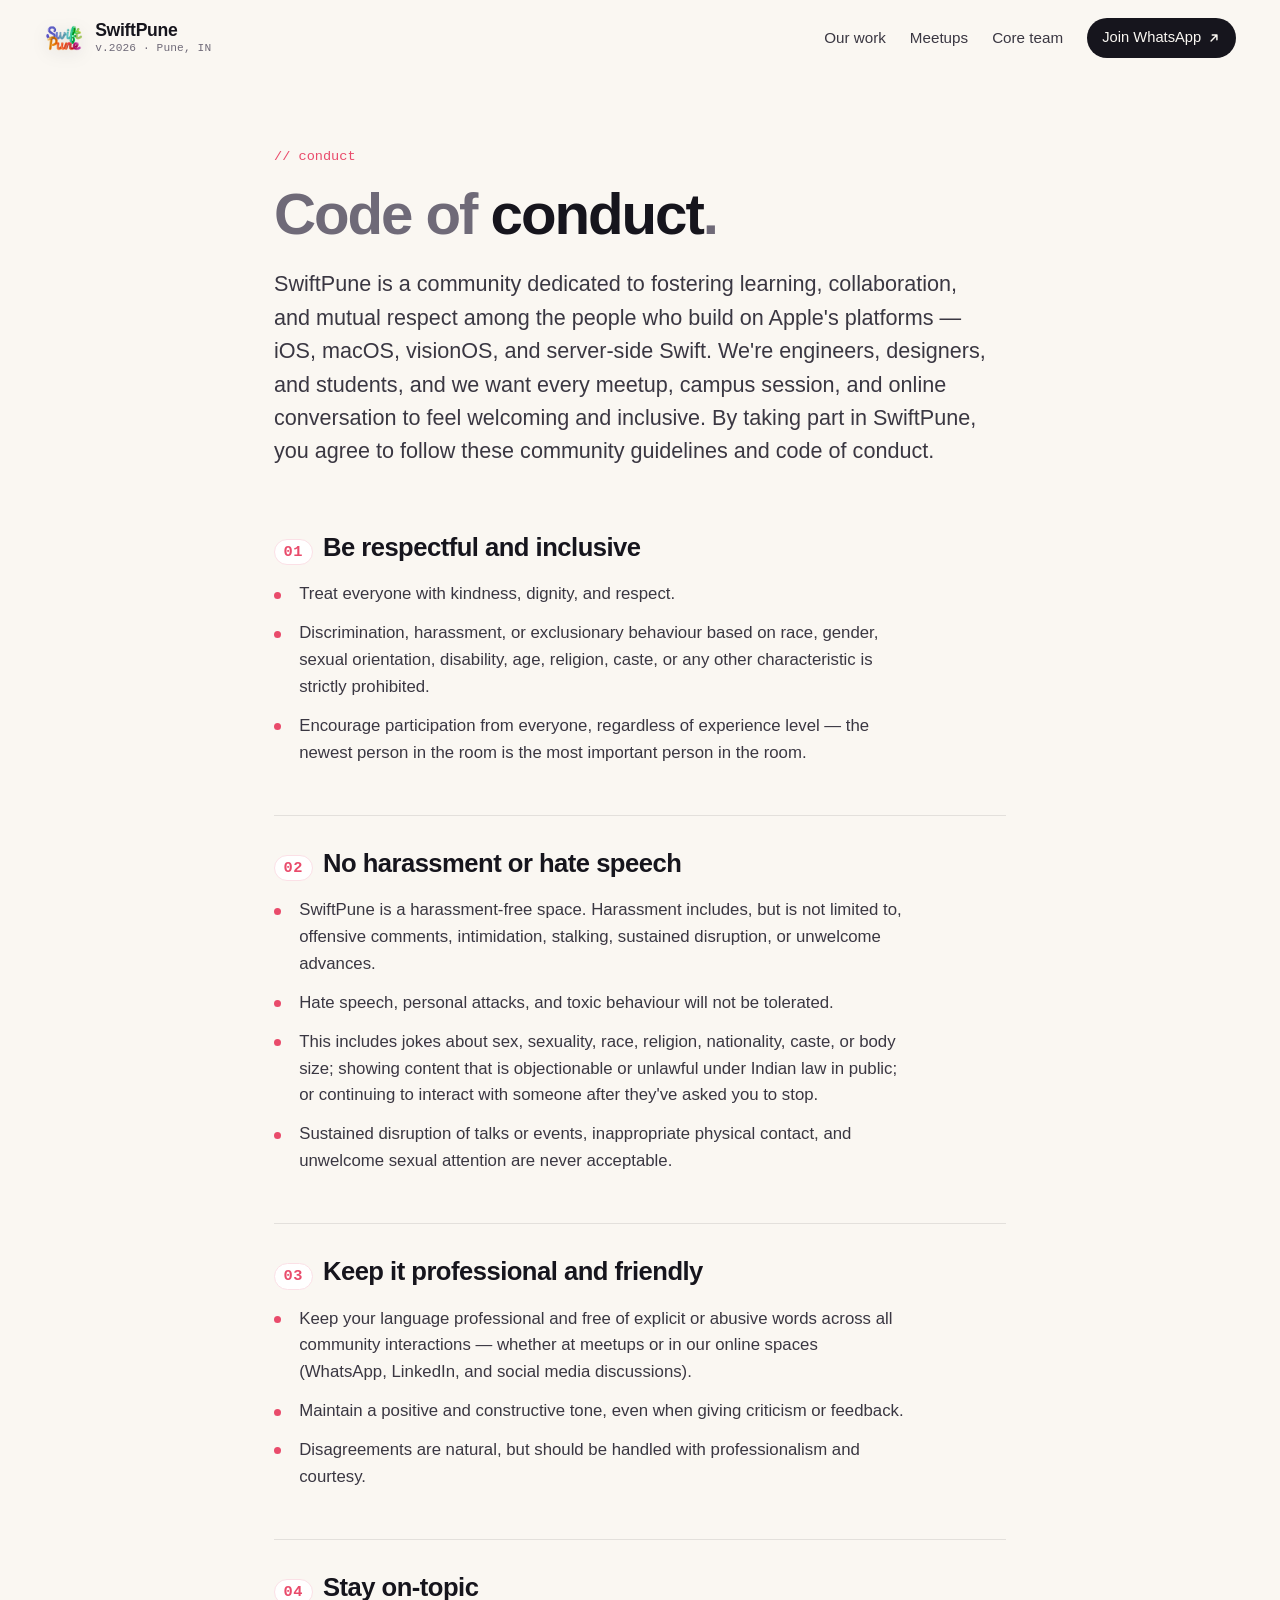
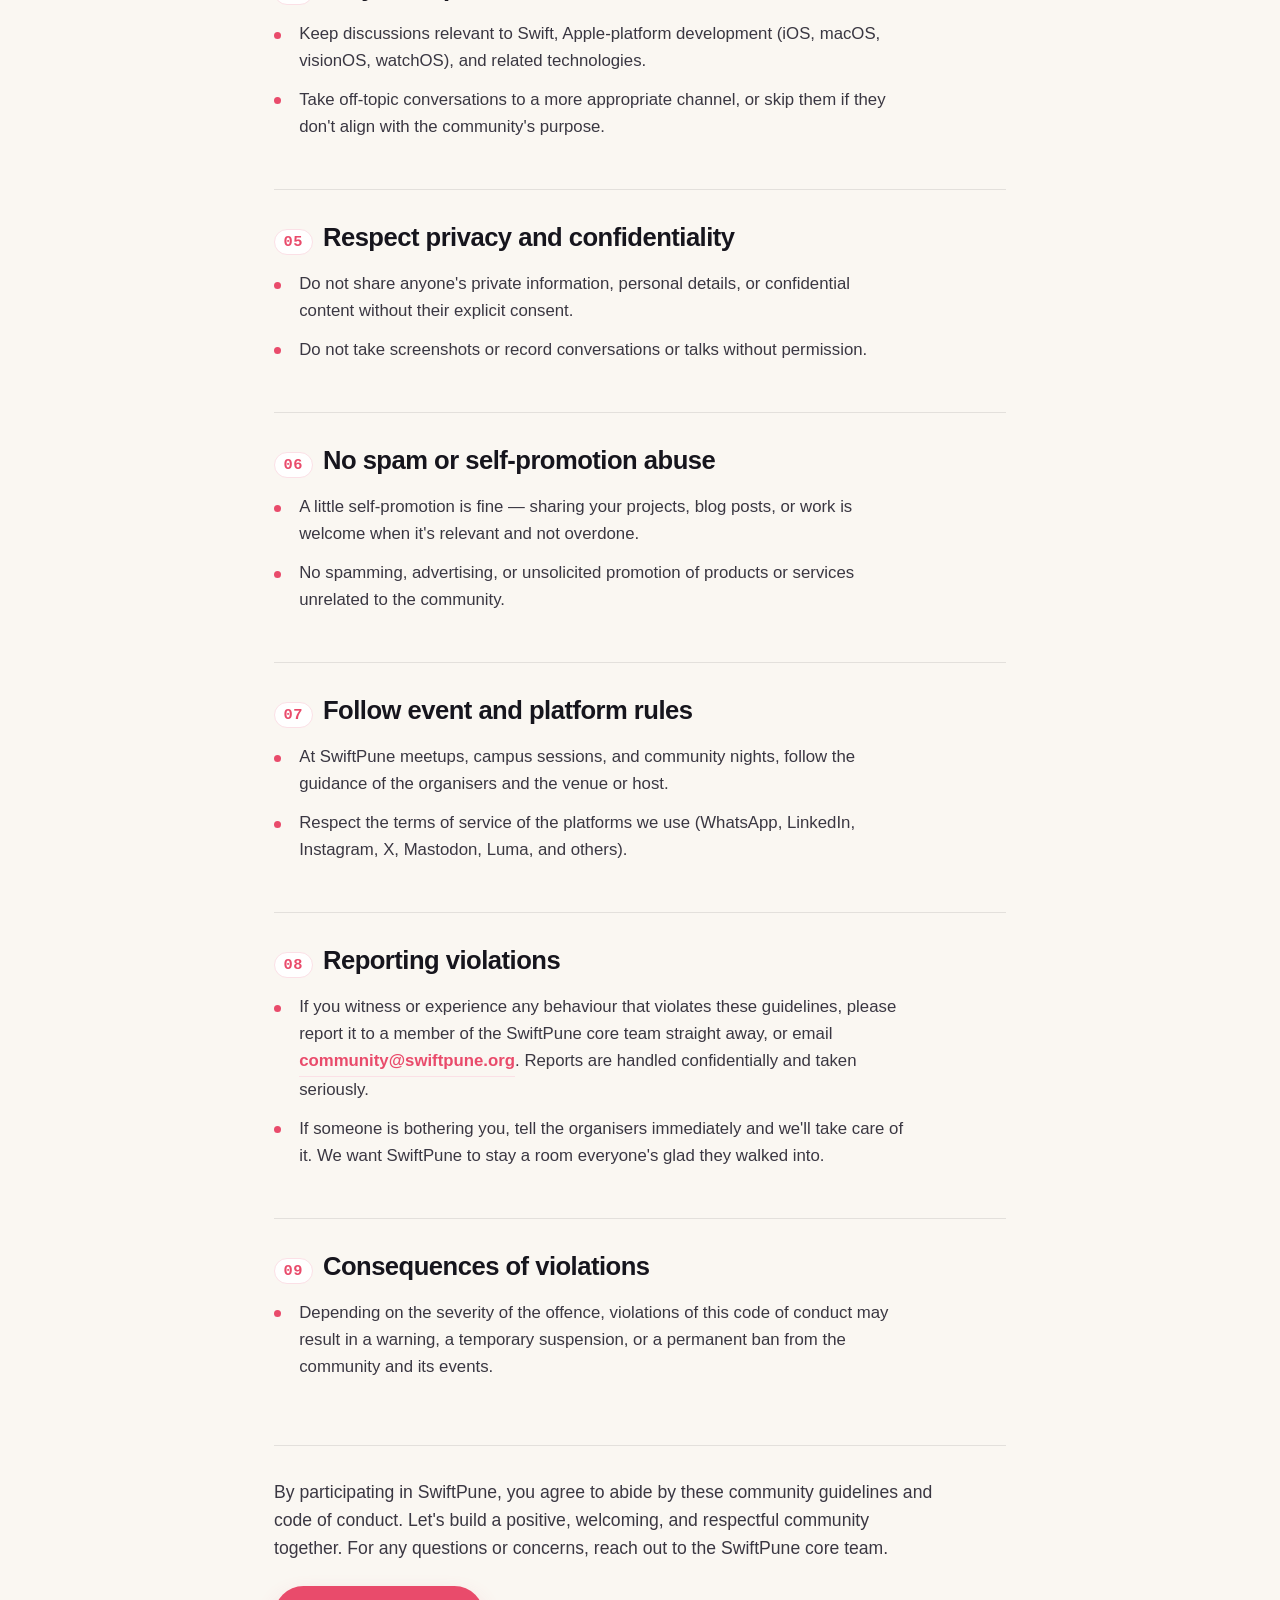
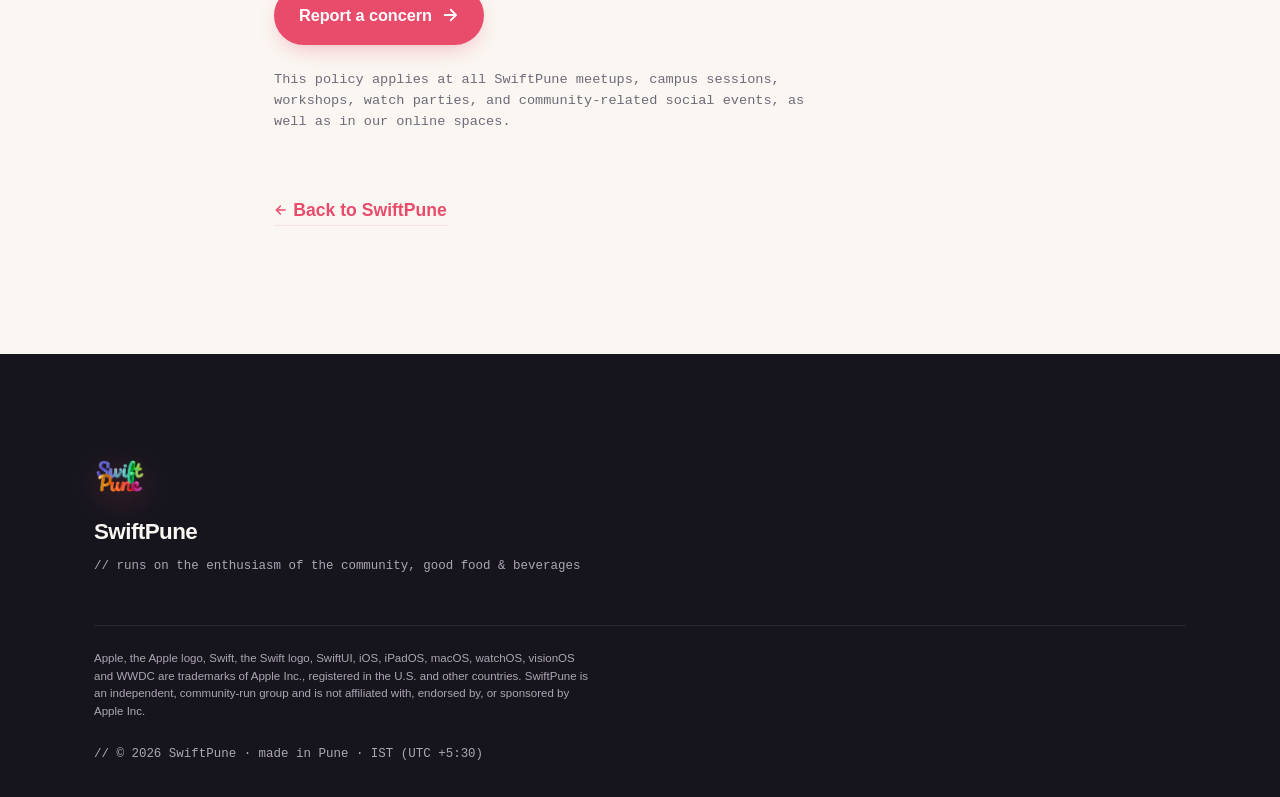
<file: code-of-conduct.html>
<!doctype html>
<html lang="en">
  <head>
    <meta charset="utf-8" />
    <meta name="viewport" content="width=device-width, initial-scale=1, viewport-fit=cover" />
    <meta name="theme-color" content="#FAF7F2" />
    <meta name="color-scheme" content="light" />

    <title>Code of Conduct — SwiftPune</title>
    <meta
      name="description"
      content="The SwiftPune community code of conduct — how we keep the room kind, useful, and welcoming."
    />
    <link rel="canonical" href="https://swiftpune.org/code-of-conduct.html" />

    <!-- Open Graph / social link previews -->
    <meta property="og:type" content="article" />
    <meta property="og:site_name" content="SwiftPune" />
    <meta property="og:url" content="https://swiftpune.org/code-of-conduct.html" />
    <meta property="og:title" content="Code of Conduct — SwiftPune" />
    <meta
      property="og:description"
      content="The SwiftPune community code of conduct — how we keep the room kind, useful, and welcoming."
    />
    <meta property="og:image" content="https://swiftpune.org/assets/og-image.png" />
    <meta property="og:image:width" content="1200" />
    <meta property="og:image:height" content="630" />
    <meta property="og:image:alt" content="SwiftPune — an Apple platforms community in Pune" />

    <meta name="twitter:card" content="summary_large_image" />
    <meta name="twitter:title" content="Code of Conduct — SwiftPune" />
    <meta
      name="twitter:description"
      content="The SwiftPune community code of conduct — how we keep the room kind, useful, and welcoming."
    />
    <meta name="twitter:image" content="https://swiftpune.org/assets/og-image.png" />

    <link rel="icon" type="image/svg+xml" href="assets/favicon.svg" />
    <link rel="icon" type="image/png" sizes="512x512" href="assets/SPLogo.png" />
    <link rel="apple-touch-icon" href="assets/SPLogo.png" />

    <link rel="stylesheet" href="css/reset.css" />
    <link rel="stylesheet" href="css/tokens.css" />
    <link rel="stylesheet" href="css/styles.css" />
  </head>
  <body>
    <a class="skip-link" href="#main">Skip to content</a>

    <header class="site-nav" id="siteNav" aria-label="Primary">
      <div class="site-nav__inner">
        <a class="brand" href="index.html" aria-label="SwiftPune home">
          <span class="brand__mark">
            <img src="assets/SPLogo.png" alt="" width="40" height="40" />
          </span>
          <span class="brand__word">
            <span>SwiftPune</span>
            <span class="brand__meta">v.2026 · Pune, IN</span>
          </span>
        </a>

        <nav class="site-nav__links" aria-label="Sections">
          <a href="index.html#work">Our work</a>
          <a href="index.html#meetups">Meetups</a>
          <a href="index.html#core-team">Core team</a>
          <a href="https://chat.whatsapp.com/FbfE8mr1aIA8Ac97EHV4yw" target="_blank" rel="noopener" class="nav-cta">
            Join WhatsApp
            <svg viewBox="0 0 24 24" width="14" height="14" fill="none" stroke="currentColor" stroke-width="2.5" stroke-linecap="round" stroke-linejoin="round" aria-hidden="true"><path d="M7 17 17 7M9 7h8v8"/></svg>
          </a>
        </nav>
      </div>
    </header>

    <main id="main">
      <section class="section section--doc">
        <div class="container container--narrow">
          <p class="comment-eyebrow">// conduct</p>
          <h1 class="display">
            Code of <span class="ink">conduct</span>.
          </h1>
          <p class="lead">
            SwiftPune is a community dedicated to fostering learning,
            collaboration, and mutual respect among the people who build on
            Apple's platforms — iOS, macOS, visionOS, and server-side Swift.
            We're engineers, designers, and students, and we want every meetup,
            campus session, and online conversation to feel welcoming and
            inclusive. By taking part in SwiftPune, you agree to follow these
            community guidelines and code of conduct.
          </p>

          <div class="policy">
            <section class="policy__section">
              <h2 class="policy__heading"><span class="policy__num">01</span> Be respectful and inclusive</h2>
              <ul class="policy__list">
                <li>Treat everyone with kindness, dignity, and respect.</li>
                <li>Discrimination, harassment, or exclusionary behaviour based on race, gender, sexual orientation, disability, age, religion, caste, or any other characteristic is strictly prohibited.</li>
                <li>Encourage participation from everyone, regardless of experience level — the newest person in the room is the most important person in the room.</li>
              </ul>
            </section>

            <section class="policy__section">
              <h2 class="policy__heading"><span class="policy__num">02</span> No harassment or hate speech</h2>
              <ul class="policy__list">
                <li>SwiftPune is a harassment-free space. Harassment includes, but is not limited to, offensive comments, intimidation, stalking, sustained disruption, or unwelcome advances.</li>
                <li>Hate speech, personal attacks, and toxic behaviour will not be tolerated.</li>
                <li>This includes jokes about sex, sexuality, race, religion, nationality, caste, or body size; showing content that is objectionable or unlawful under Indian law in public; or continuing to interact with someone after they've asked you to stop.</li>
                <li>Sustained disruption of talks or events, inappropriate physical contact, and unwelcome sexual attention are never acceptable.</li>
              </ul>
            </section>

            <section class="policy__section">
              <h2 class="policy__heading"><span class="policy__num">03</span> Keep it professional and friendly</h2>
              <ul class="policy__list">
                <li>Keep your language professional and free of explicit or abusive words across all community interactions — whether at meetups or in our online spaces (WhatsApp, LinkedIn, and social media discussions).</li>
                <li>Maintain a positive and constructive tone, even when giving criticism or feedback.</li>
                <li>Disagreements are natural, but should be handled with professionalism and courtesy.</li>
              </ul>
            </section>

            <section class="policy__section">
              <h2 class="policy__heading"><span class="policy__num">04</span> Stay on-topic</h2>
              <ul class="policy__list">
                <li>Keep discussions relevant to Swift, Apple-platform development (iOS, macOS, visionOS, watchOS), and related technologies.</li>
                <li>Take off-topic conversations to a more appropriate channel, or skip them if they don't align with the community's purpose.</li>
              </ul>
            </section>

            <section class="policy__section">
              <h2 class="policy__heading"><span class="policy__num">05</span> Respect privacy and confidentiality</h2>
              <ul class="policy__list">
                <li>Do not share anyone's private information, personal details, or confidential content without their explicit consent.</li>
                <li>Do not take screenshots or record conversations or talks without permission.</li>
              </ul>
            </section>

            <section class="policy__section">
              <h2 class="policy__heading"><span class="policy__num">06</span> No spam or self-promotion abuse</h2>
              <ul class="policy__list">
                <li>A little self-promotion is fine — sharing your projects, blog posts, or work is welcome when it's relevant and not overdone.</li>
                <li>No spamming, advertising, or unsolicited promotion of products or services unrelated to the community.</li>
              </ul>
            </section>

            <section class="policy__section">
              <h2 class="policy__heading"><span class="policy__num">07</span> Follow event and platform rules</h2>
              <ul class="policy__list">
                <li>At SwiftPune meetups, campus sessions, and community nights, follow the guidance of the organisers and the venue or host.</li>
                <li>Respect the terms of service of the platforms we use (WhatsApp, LinkedIn, Instagram, X, Mastodon, Luma, and others).</li>
              </ul>
            </section>

            <section class="policy__section">
              <h2 class="policy__heading"><span class="policy__num">08</span> Reporting violations</h2>
              <ul class="policy__list">
                <li>If you witness or experience any behaviour that violates these guidelines, please report it to a member of the SwiftPune core team straight away, or email <a class="link" href="mailto:community@swiftpune.org?subject=Code%20of%20Conduct%20concern">community@swiftpune.org</a>. Reports are handled confidentially and taken seriously.</li>
                <li>If someone is bothering you, tell the organisers immediately and we'll take care of it. We want SwiftPune to stay a room everyone's glad they walked into.</li>
              </ul>
            </section>

            <section class="policy__section">
              <h2 class="policy__heading"><span class="policy__num">09</span> Consequences of violations</h2>
              <ul class="policy__list">
                <li>Depending on the severity of the offence, violations of this code of conduct may result in a warning, a temporary suspension, or a permanent ban from the community and its events.</li>
              </ul>
            </section>
          </div>

          <div class="policy__close">
            <p class="policy__close-text">
              By participating in SwiftPune, you agree to abide by these
              community guidelines and code of conduct. Let's build a positive,
              welcoming, and respectful community together. For any questions or
              concerns, reach out to the SwiftPune core team.
            </p>
            <a class="btn btn--primary" href="mailto:community@swiftpune.org?subject=Code%20of%20Conduct%20concern">
              <span>Report a concern</span>
              <svg viewBox="0 0 24 24" width="18" height="18" fill="none" stroke="currentColor" stroke-width="2.4" stroke-linecap="round" stroke-linejoin="round" aria-hidden="true"><path d="M5 12h14M13 5l7 7-7 7"/></svg>
            </a>
            <p class="policy__scope">
              This policy applies at all SwiftPune meetups, campus sessions,
              workshops, watch parties, and community-related social events, as
              well as in our online spaces.
            </p>
          </div>

          <p class="doc-back">
            <a class="link" href="index.html">
              <svg viewBox="0 0 24 24" width="14" height="14" fill="none" stroke="currentColor" stroke-width="2.4" stroke-linecap="round" stroke-linejoin="round" aria-hidden="true"><path d="M19 12H5M11 5l-7 7 7 7"/></svg>
              Back to SwiftPune
            </a>
          </p>
        </div>
      </section>
    </main>

    <footer class="site-footer">
      <div class="container site-footer__inner">
        <div class="site-footer__brand">
          <img src="assets/SPLogo.png" alt="" width="52" height="52" />
          <div>
            <p class="site-footer__word">SwiftPune</p>
            <p class="site-footer__tag">
              <code>// runs on the enthusiasm of the community, good food &amp; beverages</code>
            </p>
          </div>
        </div>

        <div class="site-footer__legal">
          <p class="site-footer__trademark">
            Apple, the Apple logo, Swift, the Swift logo, SwiftUI, iOS, iPadOS,
            macOS, watchOS, visionOS and WWDC are trademarks of Apple Inc.,
            registered in the U.S. and other countries. SwiftPune is an
            independent, community-run group and is not affiliated with,
            endorsed by, or sponsored by Apple Inc.
          </p>
          <p class="site-footer__copyline">
            <code>
              // © 2026 SwiftPune · made in Pune · IST (UTC&nbsp;+5:30)
            </code>
          </p>
        </div>
      </div>
    </footer>
  </body>
</html>
</file>
<file: css/tokens.css>
/* ===========================================================================
   SwiftPune tokens — Studio Pune.
   A confident, lightly playful design-studio palette for an Apple-platform
   developer community. Light warm-off-white surfaces, one bold coral
   accent pulled from the logo's "Pune" half, and bubble-letter language
   borrowed from the mark without copying its gradients.
   ========================================================================= */

:root {
  /* ----- Surfaces (light, warm) ---------------------------------------- */
  --surface-0:  #FAF7F2;   /* page */
  --surface-1:  #F4EFE6;   /* recessed band */
  --surface-2:  #FFFFFF;   /* card */
  --surface-3:  #EDE6D8;   /* edge */
  --hairline:   rgba(28, 26, 36, 0.10);
  --hairline-2: rgba(28, 26, 36, 0.06);

  /* ----- Ink ----------------------------------------------------------- */
  --ink:         #16151D;   /* the type itself */
  --ink-soft:    #3A3742;
  --ink-mute:    #6F6A78;
  --ink-faint:   #ACA6B3;

  /* ----- Brand accents (pulled from the logo, used solid not gradient) - */
  --accent:      #E94B6B;   /* coral-magenta — the dominant action color */
  --accent-deep: #C7314E;
  --accent-tint: #FBE0E6;   /* a chip / soft fill */

  --bubble-blue:    #4A6CD8;
  --bubble-teal:    #2BB3A6;
  --bubble-green:   #8FC93F;
  --bubble-orange:  #F08531;
  --bubble-violet:  #7C5BD8;

  --bubble-blue-tint:   #DCE3F7;
  --bubble-teal-tint:   #D2EDEA;
  --bubble-green-tint:  #E5F1D2;
  --bubble-orange-tint: #FBE2CC;

  /* ----- Roles --------------------------------------------------------- */
  --text-strong: var(--ink);
  --text:        var(--ink-soft);
  --text-muted:  var(--ink-mute);
  --text-dim:    var(--ink-faint);

  --focus:       var(--accent);

  /* ----- Typography (Apple system stack — the native font for the
     audience that lives in Xcode) -------------------------------------- */
  --font-display:
    -apple-system, BlinkMacSystemFont, "SF Pro Display", "SF Pro Text",
    "Helvetica Neue", Helvetica, Arial, sans-serif;
  --font-body:
    -apple-system, BlinkMacSystemFont, "SF Pro Text", "SF Pro Display",
    "Helvetica Neue", Helvetica, Arial, sans-serif;
  --font-mono:
    ui-monospace, "SF Mono", Menlo, Monaco, Consolas, "Liberation Mono",
    "Courier New", monospace;

  /* ----- Fluid scale --------------------------------------------------- */
  --fs-hero:    clamp(3rem, 8.5vw + 0.4rem, 7.5rem);
  --fs-h2:      clamp(2.1rem, 3.8vw + 0.6rem, 4rem);
  --fs-h3:      clamp(1.4rem, 1.4vw + 0.95rem, 2rem);
  --fs-lead:    clamp(1.1rem, 0.5vw + 1rem, 1.35rem);
  --fs-body:    clamp(1rem, 0.2vw + 0.95rem, 1.1rem);
  --fs-small:   0.9375rem;
  --fs-mono:    0.85rem;        /* code-comment style eyebrows */
  --fs-chip:    0.9rem;         /* topic chips */

  /* ----- Spacing ------------------------------------------------------- */
  --s-1: 0.25rem;
  --s-2: 0.5rem;
  --s-3: 0.75rem;
  --s-4: 1rem;
  --s-5: 1.5rem;
  --s-6: 2rem;
  --s-7: 3rem;
  --s-8: 4rem;
  --s-9: 6rem;
  --s-10: 8rem;
  --s-11: 10rem;

  /* ----- Radii — generous, friendly, bubble-adjacent ------------------- */
  --r-xs: 6px;
  --r-sm: 10px;
  --r-md: 16px;
  --r-lg: 24px;
  --r-xl: 36px;
  --r-pill: 999px;
  --r-blob: 38% 62% 53% 47% / 47% 38% 62% 53%;
  --r-blob-2: 54% 46% 40% 60% / 41% 64% 36% 59%;

  /* ----- Shadows ------------------------------------------------------- */
  --shadow-1:
    0 1px 0 rgba(28, 26, 36, 0.04),
    0 2px 8px -2px rgba(28, 26, 36, 0.06);
  --shadow-2:
    0 1px 0 rgba(28, 26, 36, 0.04),
    0 8px 26px -10px rgba(28, 26, 36, 0.14);
  --shadow-3:
    0 1px 0 rgba(28, 26, 36, 0.04),
    0 18px 48px -16px rgba(28, 26, 36, 0.20);
  --shadow-accent:
    0 8px 24px -8px rgba(233, 75, 107, 0.45);

  /* ----- Motion -------------------------------------------------------- */
  --ease-out: cubic-bezier(0.16, 1, 0.3, 1);
  --ease-spring: cubic-bezier(0.34, 1.56, 0.64, 1);
  --ease-press: cubic-bezier(0.6, 0, 0.4, 1);
  --dur-fast: 180ms;
  --dur-mid: 380ms;
  --dur-slow: 700ms;

  /* ----- Layout -------------------------------------------------------- */
  --container: 1180px;
  --container-wide: 1320px;
  --gutter: clamp(1.25rem, 4vw, 2.75rem);

  --nav-h: 76px;
  --nav-h-compact: 60px;
}
</file>
<file: css/styles.css>
/* ===========================================================================
   SwiftPune styles — Studio Pune.
   A confident, lightly playful design-studio aesthetic for an Apple-platform
   developer community. Light warm-off-white surfaces, one bold coral accent,
   bubble shape language borrowed from the logo without copying its gradients.
   ========================================================================= */

/* ---------- 1. Base ---------------------------------------------------- */

body {
  font-family: var(--font-body);
  font-size: var(--fs-body);
  line-height: 1.6;
  color: var(--text);
  background-color: var(--surface-0);
  -webkit-font-smoothing: antialiased;
  overflow-x: hidden;
}

::selection { background: var(--accent-tint); color: var(--ink); }

em, i { font-style: italic; }
strong, b { font-weight: 700; color: var(--ink); }
code, kbd, samp {
  font-family: var(--font-mono);
  font-size: 0.92em;
  background: var(--surface-1);
  padding: 0.08em 0.36em;
  border-radius: 4px;
  border: 1px solid var(--hairline-2);
  color: var(--ink);
}

a { color: inherit; text-decoration: none; }

.skip-link {
  position: absolute;
  top: -100px;
  left: var(--gutter);
  background: var(--ink);
  color: var(--surface-2);
  padding: 0.55rem 1rem;
  z-index: 100;
  font-weight: 600;
  border-radius: var(--r-sm);
  transition: top var(--dur-fast) var(--ease-out);
}
.skip-link:focus { top: 8px; }

.container {
  max-width: var(--container);
  margin: 0 auto;
  padding: 0 var(--gutter);
  position: relative;
}
.container--narrow { max-width: 820px; }

/* ---------- 2. Type primitives ---------------------------------------- */

/* Code-comment style eyebrow — looks like a // line in Swift */
.comment-eyebrow {
  display: inline-block;
  font-family: var(--font-mono);
  font-size: var(--fs-mono);
  font-weight: 500;
  color: var(--accent);
  margin-bottom: var(--s-4);
  letter-spacing: 0;
}

/* Display heading — large editorial type with weight contrast */
.display {
  font-family: var(--font-display);
  font-size: var(--fs-h2);
  font-weight: 600;
  letter-spacing: -0.035em;
  line-height: 1.02;
  color: var(--text-muted);
  margin-bottom: var(--s-5);
  text-wrap: balance;
}
.display .ink {
  color: var(--ink);
  font-weight: 800;
  position: relative;
}

.lead {
  font-size: var(--fs-lead);
  color: var(--text);
  line-height: 1.55;
  max-width: 60ch;
  text-wrap: pretty;
}
.lead + .lead { margin-top: var(--s-4); }
.lead--mute { color: var(--text-muted); font-size: 1.08rem; }

/* Inline link — accent, animated underline */
.link {
  color: var(--accent);
  font-weight: 600;
  display: inline-flex;
  align-items: center;
  gap: 0.3em;
  text-decoration: none;
  border-bottom: 1.5px solid var(--accent-tint);
  padding-bottom: 1px;
  transition: border-color var(--dur-fast) var(--ease-out),
              color var(--dur-fast) var(--ease-out);
}
.link:hover { border-bottom-color: var(--accent); color: var(--accent-deep); }
.link code {
  background: var(--accent-tint);
  border-color: transparent;
  color: var(--accent-deep);
}

/* ---------- 3. Buttons ------------------------------------------------ */

.btn {
  display: inline-flex;
  align-items: center;
  gap: 0.55rem;
  padding: 0.95rem 1.5rem;
  font-family: var(--font-display);
  font-weight: 600;
  font-size: 1.02rem;
  letter-spacing: -0.005em;
  border-radius: var(--r-pill);
  cursor: pointer;
  text-decoration: none;
  transition:
    transform var(--dur-fast) var(--ease-press),
    box-shadow var(--dur-mid) var(--ease-out),
    background var(--dur-fast) var(--ease-out),
    color var(--dur-fast) var(--ease-out),
    border-color var(--dur-fast) var(--ease-out);
  white-space: nowrap;
  border: 1.5px solid transparent;
}
.btn:hover { transform: translateY(-2px); }
.btn:active { transform: translateY(0); }

.btn--primary {
  background: var(--accent);
  color: #FFF;
  box-shadow: var(--shadow-accent);
}
.btn--primary:hover {
  background: var(--accent-deep);
  box-shadow: 0 14px 32px -10px rgba(233, 75, 107, 0.55);
}

.btn--ghost {
  background: var(--surface-2);
  color: var(--ink);
  border-color: var(--hairline);
  box-shadow: var(--shadow-1);
}
.btn--ghost:hover {
  border-color: var(--ink);
  box-shadow: var(--shadow-2);
}

/* ---------- 4. Site nav ----------------------------------------------- */

/* Non-sticky: the header flows in normal document order and scrolls away
   with the page (reclaims screen space, especially on mobile). Kept as a
   positioned element so its z-index still stacks above the mobile menu. */
.site-nav {
  position: relative;
  z-index: 50;
  background: var(--surface-0);
}
.site-nav__inner {
  max-width: var(--container-wide);
  margin: 0 auto;
  padding: 0 var(--gutter);
  height: var(--nav-h);
  display: flex;
  align-items: center;
  justify-content: space-between;
  gap: var(--s-5);
}

.brand {
  display: inline-flex;
  align-items: center;
  gap: 0.7rem;
  color: var(--ink);
}
.brand__mark {
  width: 40px;
  height: 40px;
  display: inline-flex;
  align-items: center;
  justify-content: center;
}
.brand__mark img {
  width: 100%;
  height: 100%;
  object-fit: contain;
  filter: drop-shadow(0 4px 8px rgba(20, 18, 30, 0.10));
  transition: transform var(--dur-mid) var(--ease-spring);
}
.brand:hover .brand__mark img { transform: rotate(-6deg) scale(1.05); }
.brand__word {
  display: flex;
  flex-direction: column;
  line-height: 1;
}
.brand__word > span:first-child {
  font-family: var(--font-display);
  font-weight: 700;
  font-size: 1.1rem;
  letter-spacing: -0.018em;
  color: var(--ink);
}
.brand__meta {
  font-family: var(--font-mono);
  font-size: 0.7rem;
  color: var(--ink-mute);
  margin-top: 3px;
  letter-spacing: 0.01em;
}

.site-nav__links {
  display: flex;
  align-items: center;
  gap: var(--s-5);
}
.site-nav__links a {
  font-size: 0.95rem;
  font-weight: 500;
  color: var(--text);
  padding: 4px 0;
  position: relative;
  transition: color var(--dur-fast) var(--ease-out);
}
.site-nav__links a:not(.nav-cta)::after {
  content: "";
  position: absolute;
  left: 0; right: 0; bottom: -3px;
  height: 1.5px;
  background: var(--accent);
  transform: scaleX(0);
  transform-origin: left;
  transition: transform var(--dur-fast) var(--ease-out);
}
.site-nav__links a:not(.nav-cta):hover { color: var(--ink); }
.site-nav__links a:not(.nav-cta):hover::after { transform: scaleX(1); }

.nav-cta {
  display: inline-flex;
  align-items: center;
  gap: 0.35rem;
  padding: 0.5rem 0.95rem !important;
  background: var(--ink);
  color: var(--surface-0) !important;
  border-radius: var(--r-pill);
  font-weight: 600;
  font-size: 0.92rem !important;
  transition: background var(--dur-fast) var(--ease-out),
              transform var(--dur-fast) var(--ease-press);
}
.nav-cta:hover { background: var(--accent); color: #FFF !important; transform: translateY(-1px); }

.site-nav__toggle {
  display: none;
  width: 44px;
  height: 44px;
  flex-direction: column;
  align-items: center;
  justify-content: center;
  gap: 5px;
  background: transparent;
  border: 1.5px solid var(--hairline);
  border-radius: var(--r-sm);
}
.site-nav__toggle span {
  display: block;
  width: 22px;
  height: 2px;
  background: var(--ink);
  border-radius: 2px;
  transition: transform var(--dur-fast), opacity var(--dur-fast);
}
.site-nav__toggle[aria-expanded="true"] span:nth-child(1) { transform: translateY(7px) rotate(45deg); }
.site-nav__toggle[aria-expanded="true"] span:nth-child(2) { opacity: 0; }
.site-nav__toggle[aria-expanded="true"] span:nth-child(3) { transform: translateY(-7px) rotate(-45deg); }

.mobile-menu {
  position: fixed;
  inset: var(--nav-h) 0 0;
  background: var(--surface-0);
  z-index: 49;
  padding: var(--s-7) var(--gutter) var(--s-8);
  overflow-y: auto;
}
.mobile-menu nav {
  display: flex;
  flex-direction: column;
  gap: var(--s-4);
}
.mobile-menu nav a {
  font-family: var(--font-display);
  font-size: 1.65rem;
  font-weight: 700;
  color: var(--ink);
  letter-spacing: -0.025em;
  border-bottom: 1px solid var(--hairline);
  padding: var(--s-3) 0;
}

/* ---------- 5. Hero --------------------------------------------------- */

.hero {
  position: relative;
  padding: var(--s-8) 0 var(--s-10);
  overflow: hidden;
  isolation: isolate;
}
.hero__grid {
  max-width: var(--container);
  margin: 0 auto;
  padding: 0 var(--gutter);
  display: grid;
  grid-template-columns: 1fr 1.15fr;
  gap: var(--s-9);
  align-items: center;
  position: relative;
  z-index: 2;
}

/* Decorative bubble blobs behind the logo — single solid colors at low
   opacity. These echo the bubble-letter logo without competing with it. */
.hero__blob {
  position: absolute;
  pointer-events: none;
  border-radius: var(--r-blob);
  z-index: 1;
  filter: blur(1px);
}
.hero__blob--accent {
  width: 560px;
  height: 560px;
  background: var(--accent);
  opacity: 0.10;
  top: 14%;
  left: -8%;
}
.hero__blob--teal {
  width: 360px;
  height: 360px;
  background: var(--bubble-teal);
  opacity: 0.09;
  bottom: -8%;
  right: -4%;
  border-radius: var(--r-blob-2);
}

.hero__mark {
  display: flex;
  flex-direction: column;
  align-items: center;
  gap: var(--s-5);
}
.hero__logo-wrap {
  width: clamp(280px, 36vw, 460px);
  aspect-ratio: 1 / 1;
  position: relative;
  display: grid;
  place-items: center;
}
.hero__logo {
  width: 100%;
  height: 100%;
  object-fit: contain;
  filter: drop-shadow(0 32px 36px rgba(20, 18, 30, 0.18));
  animation: logo-float 6s ease-in-out infinite;
}
@keyframes logo-float {
  0%, 100% { translate: 0 0; }
  50%      { translate: 0 -10px; }
}

.hero__copy { position: relative; }

.hero__title {
  font-family: var(--font-display);
  font-size: var(--fs-hero);
  font-weight: 600;
  letter-spacing: -0.046em;
  line-height: 0.98;
  color: var(--text-muted);
  margin: var(--s-3) 0 var(--s-5);
  text-wrap: balance;
}
.hero__title .ink {
  color: var(--ink);
  font-weight: 800;
}

.hero__sub {
  font-size: var(--fs-lead);
  color: var(--text);
  line-height: 1.5;
  max-width: 50ch;
  margin-bottom: var(--s-6);
}

.hero__cta {
  display: flex;
  flex-wrap: wrap;
  gap: var(--s-3);
  margin-bottom: var(--s-7);
}

.hero__meta {
  display: flex;
  flex-wrap: wrap;
  gap: var(--s-3) var(--s-5);
  list-style: none;
  padding-top: var(--s-5);
  border-top: 1px dashed var(--hairline);
}
.hero__meta li {
  font-family: var(--font-mono);
  font-size: 0.85rem;
  color: var(--ink-mute);
  display: inline-flex;
  align-items: center;
  gap: 0.4rem;
}
.hero__meta strong {
  color: var(--ink);
  font-weight: 700;
  font-family: var(--font-display);
  font-size: 0.95rem;
}

/* ---------- 6. Section frame ----------------------------------------- */

.section {
  padding: var(--s-10) 0;
  position: relative;
  isolation: isolate;
}
/* Alternating warm bands. Every page opens on the page colour and closes
   on the Connect block in the page colour, so the bands between them
   alternate from recessed. Programme-page bands are set in 15c. */
.section--work       { background: var(--surface-1); }
.section--team       { background: var(--surface-0); }
.section--sponsors   { background: var(--surface-1); }
.section--attend     { background: var(--surface-0); }
.section--first      { background: var(--surface-1); }

.section-head { margin-bottom: var(--s-8); }
.section-head--center { text-align: center; margin-inline: auto; max-width: 64ch; }

/* ---------- 9. Our work — initiatives bento ------------------------- */

/* A bento of concrete work. Two "wide" feature cards (media beside copy)
   and two "tall" compact cards (media stacked over copy) interlock into a
   6-column grid, echoing Apple's Small-Business tile rhythm but rendered
   in the studio-Pune language: white cards, hairline borders, soft
   shadows, friendly radii. Photo slots are image-ready placeholders. */

.work-grid {
  display: grid;
  grid-template-columns: repeat(6, 1fr);
  gap: var(--s-5);
  margin-top: var(--s-8);
}

/* The programme row is a fixed three-up that never grows with the event
   count. auto-fit reflows it to 2+1 then 1 on its own, so it needs no
   breakpoint of its own — and it would absorb a fourth programme if one
   ever appears. Doubled class keeps it ahead of the .work-grid rules in
   the media queries at the bottom of this file. */
.work-grid.work-grid--programs {
  grid-template-columns: repeat(auto-fit, minmax(min(100%, 265px), 1fr));
}
.work-grid--programs .work-card--tall { grid-column: auto; }
/* Fixed-ratio media so all three photos line up regardless of how long
   each blurb runs; the count line and CTA then sit on a shared baseline
   at the bottom of every card. */
.work-grid--programs .work-card--tall .work-card__media {
  flex: 0 0 auto;
  aspect-ratio: 16 / 10;
  min-height: 0;
}
.work-grid--programs .work-card__body { flex: 1 1 auto; }
.work-grid--programs .work-card__meta { margin-top: 0.35rem; }
.work-grid--programs .work-card__meta strong { color: var(--ink); font-weight: 700; }
.work-grid--programs .work-card__cta { margin-top: auto; padding-top: var(--s-3); }

.work-card {
  background: var(--surface-2);
  border: 1px solid var(--hairline);
  border-radius: var(--r-xl);
  box-shadow: var(--shadow-2);
  overflow: hidden;
  transition:
    transform var(--dur-mid) var(--ease-out),
    box-shadow var(--dur-mid) var(--ease-out),
    border-color var(--dur-fast) var(--ease-out);
}
.work-card:hover {
  transform: translateY(-4px);
  box-shadow: var(--shadow-3);
  border-color: var(--ink-faint);
}
.work-card--wide { grid-column: span 4; }
.work-card--tall { grid-column: span 2; }

/* Every card is a single link. Tall cards stack media over copy (flex
   column); wide feature cards lay media beside copy (override to a 2-col
   grid). */
.work-card__link {
  display: flex;
  flex-direction: column;
  height: 100%;
  color: inherit;
  text-decoration: none;
}
.work-card--wide .work-card__link {
  display: grid;
  grid-template-columns: 1fr 1fr;
}

/* ----- Media / photo placeholder ----- */
.work-card__media {
  position: relative;
  isolation: isolate;
  overflow: hidden;
  min-height: 220px;
}
.work-card--wide .work-card__media { min-height: 100%; }
/* Tall media grows to fill the card height so paired cards never leave a
   white gap under the copy. */
.work-card--tall .work-card__media { flex: 1 1 auto; min-height: 200px; }
/* Swap the .work-ph child for an <img> when a real photo is ready. */
.work-card__media img { width: 100%; height: 100%; object-fit: cover; display: block; }

.work-card__media--coral  { background: var(--accent-tint); }
.work-card__media--teal    { background: var(--bubble-teal-tint); }
.work-card__media--green   { background: var(--bubble-green-tint); }
.work-card__media--violet  { background: #E6DEFA; }
.work-card__media--orange  { background: var(--bubble-orange-tint); }
.work-card__media--blue    { background: var(--bubble-blue-tint); }

/* Soft duotone wash so flat tints don't read as empty gray boxes. */
.work-card__media::before {
  content: "";
  position: absolute;
  inset: 0;
  background:
    radial-gradient(120% 90% at 18% 12%, rgba(255, 255, 255, 0.55) 0%, transparent 55%),
    radial-gradient(130% 100% at 88% 92%, rgba(28, 26, 36, 0.10) 0%, transparent 60%);
  z-index: 0;
}

.work-ph {
  position: absolute;
  inset: 0;
  z-index: 1;
  display: flex;
  flex-direction: column;
  align-items: center;
  justify-content: center;
  gap: 0.6rem;
  color: var(--ink);
  opacity: 0.42;
  transition: opacity var(--dur-mid) var(--ease-out), transform var(--dur-mid) var(--ease-out);
}
.work-card:hover .work-ph { opacity: 0.55; transform: scale(1.03); }
.work-card__media--coral  .work-ph { color: var(--accent-deep); }
.work-card__media--teal    .work-ph { color: var(--bubble-teal); }
.work-card__media--green   .work-ph { color: #5E8C1A; }
.work-card__media--violet  .work-ph { color: var(--bubble-violet); }
.work-ph__label {
  font-family: var(--font-mono);
  font-size: 0.72rem;
  letter-spacing: 0.08em;
  text-transform: lowercase;
}
.work-ph__label::before { content: "// "; opacity: 0.7; }

/* ----- Body / copy ----- */
.work-card__body {
  display: flex;
  flex-direction: column;
  gap: 0.55rem;
  padding: var(--s-6);
}
.work-card--wide .work-card__body { justify-content: center; padding: var(--s-7) var(--s-6); }

.work-card__tag {
  align-self: flex-start;
  font-family: var(--font-mono);
  font-size: 0.74rem;
  font-weight: 600;
  letter-spacing: 0.04em;
  color: var(--accent-deep);
  background: var(--accent-tint);
  padding: 0.3rem 0.7rem;
  border-radius: var(--r-pill);
  margin-bottom: 0.3rem;
}
.work-card__tag--meetup   { color: var(--accent-text); background: var(--accent-tint); }
.work-card__tag--party    { color: var(--violet-text); background: #E6DEFA; }
.work-card__tag--outreach { color: var(--green-text); background: var(--bubble-green-tint); }

.work-card__title {
  font-family: var(--font-display);
  font-size: clamp(1.25rem, 1vw + 1.05rem, 1.7rem);
  font-weight: 800;
  letter-spacing: -0.025em;
  line-height: 1.1;
  color: var(--ink);
}
.work-card__meta {
  font-family: var(--font-mono);
  font-size: 0.82rem;
  color: var(--ink-mute);
  letter-spacing: 0.01em;
}
.work-card__desc {
  font-size: 1rem;
  color: var(--text);
  line-height: 1.55;
  margin-top: 0.15rem;
}
.work-card--tall .work-card__desc { font-size: 0.95rem; }

.work-card__cta {
  display: inline-flex;
  align-items: center;
  gap: 0.4rem;
  margin-top: 0.5rem;
  font-family: var(--font-display);
  font-weight: 700;
  font-size: 0.95rem;
  color: var(--accent-text);
  transition: gap var(--dur-fast) var(--ease-out), color var(--dur-fast) var(--ease-out);
}
.work-card__link:hover .work-card__cta { gap: 0.7rem; color: var(--accent-deep); }

/* ---------- 9b. Initiative feature sections -------------------------- */

/* Each initiative gets its own full section in an Apple-style alternating
   feature layout: a large rounded photo tile beside an editorial copy
   column, sides flipped section to section for rhythm. */

.initiative {
  display: grid;
  grid-template-columns: 1.05fr 1fr;
  gap: clamp(var(--s-6), 5vw, var(--s-9));
  align-items: center;
}
.initiative--flip .initiative__media { order: 2; }

/* Inside a programme section the section head already carries the h2, so
   the featured edition's title steps down a size to keep the hierarchy
   readable: section > featured edition > body. */
.display--feature {
  font-size: clamp(1.75rem, 2.2vw + 0.9rem, 2.75rem);
}
.section--program .initiative { margin-top: var(--s-7); }
/* On a programme page the feature is the first thing in its section. */
.section--program .container > .initiative:first-child { margin-top: 0; }
.section--program .recap { margin-top: var(--s-8); }
/* When the run-sheet carries its own label, the label owns the gap. */
.log-label--recap { margin-top: var(--s-8); }
.section--program .log-label--recap + .recap { margin-top: 0; }

.initiative__media {
  position: relative;
  isolation: isolate;
  overflow: hidden;
  aspect-ratio: 4 / 3;
  border-radius: var(--r-xl);
  border: 1px solid var(--hairline);
  box-shadow: var(--shadow-2);
}
/* Same soft duotone wash + image-ready behavior as the bento tiles. */
.initiative__media::before {
  content: "";
  position: absolute;
  inset: 0;
  background:
    radial-gradient(120% 90% at 18% 12%, rgba(255, 255, 255, 0.55) 0%, transparent 55%),
    radial-gradient(130% 100% at 85% 92%, rgba(28, 26, 36, 0.10) 0%, transparent 60%);
  z-index: 0;
}
.initiative__media img { width: 100%; height: 100%; object-fit: cover; display: block; }
.initiative__media .work-ph { opacity: 0.4; }
/* Tint for a feature whose photos haven't been dropped in yet, so the
   slot reads as "awaiting photos" rather than as a broken image. */
.initiative__media--green { background: var(--bubble-green-tint); }
.initiative__media--green .work-ph { color: #5E8C1A; }

.initiative__copy { max-width: 36rem; }
.initiative__copy .comment-eyebrow { margin-bottom: var(--s-3); }
.initiative .display { margin-bottom: var(--s-5); }

.initiative__facts {
  list-style: none;
  margin: var(--s-6) 0 var(--s-5);
  border-top: 1px solid var(--hairline);
}
.initiative__facts li {
  display: grid;
  grid-template-columns: 150px 1fr;
  gap: var(--s-4);
  padding: var(--s-3) 0;
  border-bottom: 1px solid var(--hairline);
  align-items: baseline;
}
.initiative__fact-k {
  font-family: var(--font-mono);
  font-size: 0.8rem;
  color: var(--ink-mute);
  letter-spacing: 0.02em;
}
.initiative__fact-v {
  font-size: 1.02rem;
  color: var(--ink);
  line-height: 1.45;
}
.initiative__note { margin-top: var(--s-5); }

/* ---------- 9c. Photo gallery (auto-advancing timed dot-nav) -------- */

/* Inspired by Apple's timed dot-nav: the slides scroll horizontally and the
   active dot fills a progress track over the interval, then advances. Fills
   are CSS-animated, so hover/focus pause (and clicking a dot restarts) come
   for free; JS only wires clicks and the advance-on-fill-complete. */
.gallery { position: absolute; inset: 0; z-index: 1; }
.gallery__track {
  display: flex;
  height: 100%;
  transition: transform 0.7s var(--ease-out);
  will-change: transform;
}
.gallery__slide {
  flex: 0 0 100%;
  position: relative;
  margin: 0;
  overflow: hidden;
}
.gallery__slide img { width: 100%; height: 100%; object-fit: cover; display: block; }

/* Bottom scrim so the dots stay legible over light placeholders and photos. */
.gallery__scrim {
  position: absolute;
  left: 0; right: 0; bottom: 0;
  height: 72px;
  z-index: 2;
  pointer-events: none;
  background: linear-gradient(to top, rgba(20, 18, 30, 0.38), transparent);
}

.gallery__dots {
  position: absolute;
  z-index: 3;
  left: 0; right: 0;
  bottom: var(--s-4);
  display: flex;
  justify-content: center;
  align-items: center;
  gap: 0.5rem;
}
.gallery__dot {
  width: 8px;
  height: 8px;
  padding: 0;
  border: 0;
  border-radius: var(--r-pill);
  background: rgba(255, 255, 255, 0.55);
  overflow: hidden;
  cursor: pointer;
  -webkit-appearance: none;
          appearance: none;
  transition:
    width var(--dur-mid) var(--ease-out),
    background var(--dur-fast) var(--ease-out);
}
.gallery__dot:hover { background: rgba(255, 255, 255, 0.85); }
.gallery__dot:focus-visible { outline: 2px solid #fff; outline-offset: 2px; }
.gallery__dot.is-active {
  width: 34px;
  background: rgba(255, 255, 255, 0.4);
  cursor: default;
}
.gallery__dot-fill {
  display: block;
  width: 0;
  height: 100%;
  background: #fff;
  border-radius: inherit;
}
.gallery__dot.is-active .gallery__dot-fill {
  animation: gallery-fill var(--gallery-delay, 4500ms) linear forwards;
}
/* Pause the countdown while the visitor is looking/interacting. */
.gallery:hover .gallery__dot.is-active .gallery__dot-fill,
.gallery:focus-within .gallery__dot.is-active .gallery__dot-fill {
  animation-play-state: paused;
}
@keyframes gallery-fill {
  from { width: 0; }
  to   { width: 100%; }
}

/* S002 recap gets the same gallery as a wide banner above the agenda. */
.recap__gallery {
  position: relative;
  isolation: isolate;
  overflow: hidden;
  aspect-ratio: 16 / 9;
  border-radius: var(--r-xl);
  border: 1px solid var(--hairline);
  box-shadow: var(--shadow-2);
  margin-bottom: var(--s-7);
}
@media (max-width: 720px) {
  .recap__gallery { aspect-ratio: 4 / 3; }
}

/* ---------- 9d. Programme edition logs ------------------------------- */

/* Every programme section closes with its own log: one row per edition,
   newest first, hanging off a vertical rail with a commit-style node.
   The site already borrows this idiom elsewhere (// first.commit,
   // hosts.history, the S00N ids), so the archive reads as `git log`
   for that programme rather than a generic accordion — the featured
   edition above is the tip of the rail, and everything below expands in
   place. Adding an event costs one <li>, so the page grows by a row
   instead of by a screen. That is the whole scaling story. */

.editions {
  margin-top: var(--s-8);
  padding-top: var(--s-6);
  border-top: 1px solid var(--hairline);
  /* Each programme tints its own rail; defaults to the house coral. The
     dot is a graphic and can carry the vivid hue; the key and chip are
     small text and take the deeper cut that clears 4.5:1. */
  --edition-dot:  var(--accent);
  --edition-ink:  var(--accent-text);
  --edition-tint: var(--accent-tint);
}
.section--outreach .editions {
  --edition-dot:  #5E8C1A;
  --edition-ink:  var(--green-text);
  --edition-tint: var(--bubble-green-tint);
}

/* Shared small mono label for the run-sheet and the log headings. */
.log-label {
  font-family: var(--font-mono);
  font-size: var(--fs-mono);
  color: var(--ink-mute);
  letter-spacing: 0.02em;
  margin-bottom: var(--s-4);
}

.editions__list {
  list-style: none;
  padding: 0;
  margin: 0;
}

/* The rail is drawn per row, from this node down to the next, so the
   last entry simply ends — no masking against the section background. */
.edition { position: relative; }
.edition::before {
  content: "";
  position: absolute;
  left: 5px;
  top: 1.85rem;
  bottom: 0;
  width: 1px;
  background: var(--hairline);
}
.edition:last-child::before { display: none; }
.edition + .edition { border-top: 1px solid var(--hairline-2); }

.edition__box { border: 0; }

/* WebKit silently drops a <summary>'s disclosure behaviour if it is given
   any display other than the default, so the summary stays a plain block
   and the grid lives on .edition__row inside it. Do not move it back. */
.edition__summary {
  display: block;
  padding: var(--s-4) 0;
  cursor: pointer;
  list-style: none;
}
.edition__summary::-webkit-details-marker { display: none; }
.edition__summary::marker { content: ""; }
.edition__summary:focus-visible {
  outline: 2px solid var(--focus);
  outline-offset: 4px;
  border-radius: var(--r-sm);
}

.edition__row {
  display: grid;
  grid-template-columns: 11px 1fr auto 20px;
  grid-template-areas: "node head meta chev";
  align-items: start;
  gap: var(--s-4);
}

/* The latest edition is shown in full above, so its row is a marker
   rather than a control: no chevron, no pointer, no expansion. */
.edition--latest .edition__summary { cursor: default; }
.edition--latest .edition__row {
  grid-template-columns: 11px 1fr auto;
  grid-template-areas: "node head meta";
}

.edition__node {
  grid-area: node;
  width: 11px;
  height: 11px;
  border-radius: 50%;
  box-sizing: border-box;
  background: var(--surface-2);
  border: 2px solid var(--ink-faint);
  margin-top: 0.42rem;
  transition:
    border-color var(--dur-fast) var(--ease-out),
    background var(--dur-fast) var(--ease-out);
}
.edition--latest .edition__node {
  background: var(--edition-dot);
  border-color: var(--edition-dot);
  box-shadow: 0 0 0 4px var(--edition-tint);
}
.edition__summary:hover .edition__node,
.edition__box[open] .edition__node {
  border-color: var(--edition-dot);
  background: var(--edition-tint);
}

.edition__head {
  grid-area: head;
  display: flex;
  flex-wrap: wrap;
  align-items: baseline;
  gap: 0.4rem 0.7rem;
}
.edition__key {
  font-family: var(--font-mono);
  font-size: 0.78rem;
  font-weight: 700;
  letter-spacing: 0.06em;
  color: var(--ink-mute);
  transition: color var(--dur-fast) var(--ease-out);
}
.edition--latest .edition__key { color: var(--edition-ink); }
.edition__summary:hover .edition__key,
.edition__box[open] .edition__key { color: var(--edition-ink); }

.edition__name {
  font-family: var(--font-display);
  font-size: 1.05rem;
  font-weight: 700;
  letter-spacing: -0.01em;
  color: var(--ink);
}
.edition__chip {
  font-family: var(--font-mono);
  font-size: 0.68rem;
  font-weight: 600;
  letter-spacing: 0.06em;
  color: var(--edition-ink);
  background: var(--edition-tint);
  padding: 0.16rem 0.5rem;
  border-radius: var(--r-pill);
}
.edition__meta {
  grid-area: meta;
  font-family: var(--font-mono);
  font-size: 0.8rem;
  color: var(--ink-mute);
  padding-top: 0.2rem;
}
.edition__chev {
  grid-area: chev;
  display: flex;
  justify-content: flex-end;
  color: var(--ink-faint);
  margin-top: 0.15rem;
  transition:
    transform var(--dur-fast) var(--ease-out),
    color var(--dur-fast) var(--ease-out);
}
.edition__summary:hover .edition__chev { color: var(--edition-dot); }
.edition__box[open] .edition__chev {
  transform: rotate(180deg);
  color: var(--edition-dot);
}

/* ----- Expanded edition -----
   Same shape as an .initiative feature, one size down: the shared photo
   gallery beside the write-up, both centred on each other so whichever
   column is shorter reads as deliberate rather than ragged. Using the
   same gallery here as in the features means one photo component across
   the whole site instead of two. Kept smaller than a feature's gallery
   so the archive never outweighs the edition it sits under. */
.edition__detail {
  display: grid;
  grid-template-columns: 1fr 1.05fr;
  gap: clamp(var(--s-5), 4vw, var(--s-7));
  align-items: center;
  margin: var(--s-2) 0 var(--s-6) calc(11px + var(--s-4));
  animation: edition-in var(--dur-mid) var(--ease-out) both;
}
@keyframes edition-in {
  from { opacity: 0; transform: translateY(-6px); }
  to   { opacity: 1; transform: none; }
}

/* Frame for the gallery — the .gallery inside is absolutely positioned,
   so this carries the ratio and the rounding. A notch softer than
   .initiative__media's radius and shadow, to sit below it. */
.edition__media {
  position: relative;
  isolation: isolate;
  overflow: hidden;
  aspect-ratio: 4 / 3;
  border-radius: var(--r-lg);
  border: 1px solid var(--hairline);
  box-shadow: var(--shadow-1);
}

.edition__text p {
  color: var(--text);
  font-size: 1rem;
  line-height: 1.6;
  max-width: 56ch;
}
.edition__facts {
  list-style: none;
  margin: var(--s-5) 0 0;
  padding: 0;
  border-top: 1px solid var(--hairline);
}
.edition__facts li {
  display: grid;
  grid-template-columns: 110px 1fr;
  gap: var(--s-3);
  padding: var(--s-3) 0;
  border-bottom: 1px solid var(--hairline);
  align-items: baseline;
}

/* ---------- 10. Meetups ---------------------------------------------- */

.meetups {
  display: grid;
  grid-template-columns: 1.05fr 1fr;
  gap: var(--s-8);
  align-items: start;
}
.meetups__copy { padding-top: var(--s-3); }
.meetups__cta {
  display: flex;
  flex-wrap: wrap;
  gap: var(--s-3);
  margin-top: var(--s-6);
}
.meetups__card {
  background: var(--surface-2);
  border: 1px solid var(--hairline);
  border-radius: var(--r-lg);
  padding: var(--s-6);
  box-shadow: var(--shadow-2);
}
.meetups__card-eyebrow {
  font-family: var(--font-mono);
  font-size: var(--fs-mono);
  color: var(--ink-mute);
  margin-bottom: var(--s-4);
}
.run-sheet {
  list-style: none;
  display: grid;
  gap: 0;
}
.run-sheet li {
  display: grid;
  grid-template-columns: 64px 1fr;
  gap: var(--s-4);
  padding: var(--s-3) 0;
  border-bottom: 1px dashed var(--hairline);
  align-items: baseline;
}
.run-sheet li:last-child { border-bottom: 0; }
.run-sheet__time {
  font-family: var(--font-mono);
  font-size: 0.92rem;
  color: var(--accent);
  font-weight: 600;
}
.run-sheet__body { color: var(--ink); font-size: 1rem; }
.meetups__fineprint {
  margin-top: var(--s-5);
  font-family: var(--font-mono);
  font-size: 0.78rem;
  color: var(--ink-mute);
  font-style: italic;
}

/* ---------- 10b. Recent meetup (S002 recap) ------------------------- */

.section--program .section-head { margin-bottom: var(--s-7); }

.recap {
  display: grid;
  grid-template-columns: 1.35fr 1fr;
  gap: var(--s-7);
  align-items: start;
}

.recap__agenda {
  list-style: none;
  display: grid;
  gap: 0;
  background: var(--surface-2);
  border: 1px solid var(--hairline);
  border-radius: var(--r-lg);
  box-shadow: var(--shadow-2);
  padding: var(--s-3) var(--s-5);
}
.recap__row {
  display: grid;
  grid-template-columns: 72px 1fr;
  gap: var(--s-5);
  padding: var(--s-4) 0;
  border-bottom: 1px dashed var(--hairline);
  align-items: start;
}
.recap__row:last-child { border-bottom: 0; }
.recap__time {
  font-family: var(--font-mono);
  font-size: 0.92rem;
  color: var(--accent);
  font-weight: 600;
  padding-top: 2px;
}
.recap__type {
  font-family: var(--font-mono);
  font-size: 0.78rem;
  color: var(--ink-mute);
  letter-spacing: 0.02em;
  margin-bottom: 4px;
}
.recap__title {
  font-family: var(--font-display);
  font-size: 1.12rem;
  color: var(--ink);
  font-weight: 700;
  line-height: 1.3;
  margin-bottom: 4px;
}
.recap__by {
  font-size: 0.95rem;
  color: var(--ink-soft);
  line-height: 1.45;
  margin-bottom: var(--s-2);
}
.recap__by a {
  color: var(--ink);
  text-decoration-color: var(--accent);
  text-underline-offset: 3px;
}
.recap__by a:hover { color: var(--accent-deep); }

.recap__link {
  display: inline-flex;
  align-items: center;
  gap: 0.35rem;
  font-family: var(--font-mono);
  font-size: 0.82rem;
  color: var(--accent-text);
  text-decoration: none;
  padding: 0.3rem 0.65rem;
  margin-top: 2px;
  margin-right: 6px;
  border: 1px solid var(--accent-tint);
  background: var(--surface-0);
  border-radius: var(--r-pill);
  transition: background var(--dur-fast) var(--ease-out), color var(--dur-fast) var(--ease-out);
}
.recap__link:hover {
  background: var(--accent);
  color: #FFF;
  border-color: var(--accent);
}
.recap__repos { display: flex; flex-wrap: wrap; gap: 6px; }

/* Row-type accents — subtle left edge color */
.recap__row--talk    .recap__time { color: var(--accent); }
.recap__row--sponsor .recap__time { color: var(--bubble-orange); }
.recap__row--lab     .recap__time { color: var(--bubble-teal); }
.recap__row--break   .recap__time { color: var(--ink-mute); }
.recap__row--check   .recap__time { color: var(--ink-mute); }
.recap__row--close   .recap__time { color: var(--ink-mute); }

.recap__meta {
  background: var(--surface-2);
  border: 1px solid var(--hairline);
  border-radius: var(--r-lg);
  padding: var(--s-6);
  box-shadow: var(--shadow-1);
  position: sticky;
  top: var(--s-5);
}
.recap__meta-block { display: grid; gap: 6px; }
.recap__meta-eyebrow {
  font-family: var(--font-mono);
  font-size: 0.78rem;
  color: var(--ink-mute);
  letter-spacing: 0.02em;
}
.recap__meta-title {
  font-family: var(--font-display);
  font-size: 1.08rem;
  color: var(--ink);
  font-weight: 700;
}
.recap__meta-body {
  font-size: 0.95rem;
  color: var(--ink-soft);
  line-height: 1.5;
}
.recap__meta-link {
  display: inline-flex;
  align-items: center;
  gap: 0.35rem;
  font-family: var(--font-mono);
  font-size: 0.85rem;
  color: var(--accent-text);
  text-decoration: none;
  margin-top: 4px;
}
.recap__meta-link:hover { color: var(--accent-deep); text-decoration: underline; text-underline-offset: 3px; }
.recap__meta-link--strong { font-weight: 600; }
.recap__meta-divider {
  height: 1px;
  background: var(--hairline);
  margin: var(--s-5) 0;
}

/* ---------- 11. First time --------------------------------------------- */

.bubble {
  position: absolute;
  pointer-events: none;
  z-index: 0;
}
.bubble--accent {
  background: var(--accent);
  opacity: 0.08;
  border-radius: var(--r-blob);
}
.bubble--teal {
  background: var(--bubble-teal);
  opacity: 0.10;
  border-radius: var(--r-blob-2);
}
.bubble--first {
  width: 460px;
  height: 460px;
  top: -8%;
  right: -10%;
}

/* Clip the decorative corner bubble to this section so it can't push the
   page wider than the viewport (no stray horizontal scroll on mobile). */
.section--first { overflow: hidden; }
.section--first .container { position: relative; z-index: 2; }

/* Onboarding — vertical numbered timeline for "Coming for the first time?"
   A single rail of circular step nodes with content stacked to the right
   of each. Code-comment eyebrows ("// pack", "// wear", …) tie the steps
   back to the site's overall voice. */

.onboard {
  list-style: none;
  padding: 0;
  margin: var(--s-7) 0 0;
  display: grid;
  gap: 0;
  position: relative;
}
.onboard__step {
  display: grid;
  grid-template-columns: 72px 1fr;
  gap: var(--s-5);
  padding: var(--s-3) 0;
  align-items: start;
}
.onboard__rail {
  position: relative;
  display: flex;
  justify-content: center;
  padding-top: 4px;
  align-self: stretch;
}
/* Dashed connecting line between numbered nodes — matches run-sheet idiom. */
.onboard__rail::before {
  content: "";
  position: absolute;
  left: 50%;
  top: 56px;
  bottom: -16px;
  width: 0;
  border-left: 2px dashed var(--accent-tint);
  transform: translateX(-1px);
  z-index: 0;
}
.onboard__step:last-child .onboard__rail::before { display: none; }

.onboard__num {
  position: relative;
  z-index: 1;
  width: 52px;
  height: 52px;
  border-radius: 50%;
  display: grid;
  place-items: center;
  background: var(--surface-2);
  border: 2px solid var(--accent);
  color: var(--accent-deep);
  font-family: var(--font-mono);
  font-weight: 700;
  font-size: 1.05rem;
  letter-spacing: 0.02em;
  box-shadow: var(--shadow-1);
  transition:
    transform var(--dur-fast) var(--ease-out),
    background var(--dur-fast) var(--ease-out),
    color var(--dur-fast) var(--ease-out);
}
.onboard__step:hover .onboard__num {
  transform: scale(1.04);
  background: var(--accent);
  color: #FFF;
}

.onboard__body {
  padding: 2px 0 var(--s-4);
}
.onboard__eyebrow {
  font-family: var(--font-mono);
  font-size: var(--fs-mono);
  color: var(--ink-mute);
  margin-bottom: 6px;
  letter-spacing: 0.02em;
}
.onboard__title {
  font-family: var(--font-display);
  font-size: clamp(1.15rem, 1.2vw + 0.95rem, 1.4rem);
  color: var(--ink);
  font-weight: 700;
  line-height: 1.3;
  margin-bottom: 8px;
}
.onboard__text {
  color: var(--text);
  font-size: 1.02rem;
  line-height: 1.55;
}

/* ---------- 12. Core team -------------------------------------------- */

/* Crew — a simple photo+name grid. No titles, no roles. Each member is
   one circular photo (initials fallback) plus the person's name; the
   whole tile is a link to their LinkedIn. Photo slot is image-ready —
   swap the <span>XX</span> for <img> when real photos are available. */

.crew {
  display: grid;
  grid-template-columns: repeat(auto-fit, minmax(170px, 1fr));
  gap: var(--s-6) var(--s-4);
  max-width: 920px;
  margin: var(--s-7) auto var(--s-5);
  padding: 0 var(--s-3);
}

.crew__member {
  display: grid;
  justify-items: center;
  gap: var(--s-3);
  padding: var(--s-3);
  text-decoration: none;
  color: inherit;
  border-radius: var(--r-md);
  transition:
    transform var(--dur-mid) var(--ease-out);
}
.crew__member:hover,
.crew__member:focus-visible {
  transform: translateY(-4px);
  outline: none;
}
.crew__member:hover .crew__photo,
.crew__member:focus-visible .crew__photo {
  box-shadow: var(--shadow-3), 0 0 0 3px var(--accent-tint);
}
.crew__member:hover .crew__name,
.crew__member:focus-visible .crew__name {
  color: var(--accent-deep);
}

.crew__photo {
  width: 120px;
  height: 120px;
  display: grid;
  place-items: center;
  border-radius: 50%;
  overflow: hidden;
  font-family: var(--font-display);
  font-weight: 800;
  font-size: 2.3rem;
  letter-spacing: -0.04em;
  box-shadow: var(--shadow-1);
  transition:
    box-shadow var(--dur-mid) var(--ease-out);
}
.crew__photo img { width: 100%; height: 100%; object-fit: cover; }
.crew__photo--coral  { background: var(--accent-tint);        color: var(--accent-deep); }
.crew__photo--teal   { background: var(--bubble-teal-tint);   color: var(--bubble-teal); }
.crew__photo--orange { background: var(--bubble-orange-tint); color: var(--bubble-orange); }
.crew__photo--green  { background: var(--bubble-green-tint);  color: #5E8C1A; }
.crew__photo--blue   { background: var(--bubble-blue-tint);   color: var(--bubble-blue); }
.crew__photo--violet { background: #E6DEFA;                   color: var(--bubble-violet); }

.crew__name {
  font-family: var(--font-display);
  font-size: 1.05rem;
  font-weight: 700;
  color: var(--ink);
  text-align: center;
  line-height: 1.25;
  transition: color var(--dur-fast) var(--ease-out);
}

.team__cta {
  text-align: center;
  font-size: 1.05rem;
  color: var(--text);
  margin-top: var(--s-5);
}

/* ---------- 13. Sponsors --------------------------------------------- */

.section--sponsors { padding-top: var(--s-10); }

/* Sponsors note — a single warm Swift doc-comment from the crew that
   replaces the old tier cards. Each line is a paragraph; the leading
   `///` is added via ::before so wrapping behaves on mobile. */

.sponsors-note {
  max-width: 720px;
  margin: var(--s-7) auto var(--s-7);
  background: var(--surface-2);
  border: 1px solid var(--hairline);
  border-radius: var(--r-lg);
  box-shadow: var(--shadow-2);
  overflow: hidden;
}
.sponsors-note__head {
  display: flex;
  align-items: center;
  padding: var(--s-3) var(--s-5);
  background: var(--surface-1);
  border-bottom: 1px solid var(--hairline);
  font-family: var(--font-mono);
  font-size: 0.78rem;
  color: var(--ink-mute);
}
.sponsors-note__file {
  color: var(--ink);
  font-weight: 600;
}
.sponsors-note__body {
  padding: var(--s-6) var(--s-6) var(--s-5);
  font-family: var(--font-mono);
  font-size: 0.96rem;
  line-height: 1.7;
  color: var(--ink);
}
.sponsors-note__line {
  display: block;
  margin: 0;
  padding-left: 38px;
  position: relative;
  min-height: 1lh;
}
.sponsors-note__line::before {
  content: "///";
  position: absolute;
  left: 0;
  top: 0;
  color: var(--ink-faint);
  font-weight: 600;
  letter-spacing: 0.02em;
}
.sponsors-note__line--blank { color: transparent; }
.sponsors-note__line--sign {
  color: var(--accent-deep);
  font-style: italic;
  font-weight: 600;
}

.sponsors__cta {
  display: flex;
  flex-wrap: wrap;
  justify-content: center;
  gap: var(--s-3);
  margin-top: var(--s-5);
}

/* Hosts history — a small honor-roll row showing which companies
   have hosted so far, with an open dashed slot for the next one. */
.hosts-log {
  display: grid;
  gap: var(--s-3);
  margin: var(--s-7) auto var(--s-6);
  max-width: 820px;
}
.hosts-log__eyebrow {
  font-family: var(--font-mono);
  font-size: var(--fs-mono);
  color: var(--ink-mute);
  text-align: center;
  letter-spacing: 0.02em;
}
.hosts-log__list {
  list-style: none;
  display: grid;
  grid-template-columns: repeat(auto-fit, minmax(180px, 1fr));
  gap: var(--s-3);
  padding: 0;
}
.hosts-log__item {
  display: grid;
  gap: 6px;
  padding: var(--s-4);
  background: var(--surface-2);
  border: 1px solid var(--hairline);
  border-radius: var(--r-md);
  box-shadow: var(--shadow-1);
  text-align: center;
}
.hosts-log__item--open {
  background: transparent;
  border-style: dashed;
  border-color: var(--accent-tint);
  box-shadow: none;
}
.hosts-log__sid {
  font-family: var(--font-mono);
  font-size: 0.78rem;
  color: var(--accent);
  font-weight: 700;
  letter-spacing: 0.06em;
}
.hosts-log__item--open .hosts-log__sid { color: var(--ink-mute); }
.hosts-log__name {
  font-family: var(--font-display);
  font-size: 1.02rem;
  color: var(--ink);
  font-weight: 700;
}
.hosts-log__item--open .hosts-log__name {
  color: var(--ink-mute);
  font-style: italic;
  font-weight: 600;
}

/* ---------- 15. Footer ------------------------------------------------ */

.site-footer {
  background: var(--ink);
  color: var(--surface-1);
  padding: var(--s-9) 0 var(--s-6);
  margin-top: 0;
}
.site-footer__inner {
  display: flex;
  flex-direction: column;
  gap: var(--s-7);
}
.site-footer__cluster {
  display: grid;
  grid-template-columns: minmax(220px, 1fr) 2.5fr;
  gap: var(--s-7);
  align-items: start;
}
.site-footer__brand {
  display: flex;
  flex-direction: column;
  align-items: flex-start;
  gap: var(--s-3);
}
.site-footer__brand img {
  width: 52px;
  height: 52px;
  filter: drop-shadow(0 8px 16px rgba(233, 75, 107, 0.30));
}
.site-footer__word {
  font-family: var(--font-display);
  font-size: 1.4rem;
  font-weight: 800;
  letter-spacing: -0.025em;
  color: var(--surface-0);
}
.site-footer__tag {
  font-size: 0.85rem;
  margin-top: 4px;
}
.site-footer__tag code {
  background: transparent;
  border: 0;
  padding: 0;
  color: var(--ink-faint);
  font-size: 0.78rem;
}

.site-footer__cols {
  display: grid;
  grid-template-columns: repeat(4, 1fr);
  gap: var(--s-6) var(--s-5);
}
.footer-col { display: flex; flex-direction: column; gap: var(--s-2); }
.footer-col__title {
  font-family: var(--font-mono);
  font-size: 0.78rem;
  color: var(--accent-tint);
  text-transform: uppercase;
  letter-spacing: 0.1em;
  margin-bottom: var(--s-2);
}
.footer-col a {
  font-size: 0.95rem;
  color: var(--ink-faint);
  transition: color var(--dur-fast) var(--ease-out);
}
.footer-col a:hover { color: var(--surface-0); }

.site-footer__legal {
  padding-top: var(--s-5);
  border-top: 1px solid rgba(255, 255, 255, 0.08);
}
.site-footer__trademark {
  font-size: 0.72rem;
  line-height: 1.55;
  color: var(--ink-faint);
  max-width: 78ch;
  margin-bottom: var(--s-4);
}
.site-footer__trademark a {
  text-decoration: underline;
  text-underline-offset: 2px;
  transition: color var(--dur-fast) var(--ease-out);
}
.site-footer__trademark a:hover { color: var(--surface-0); }
.site-footer__copyline { margin: 0; }
.site-footer__legal code {
  background: transparent;
  border: 0;
  padding: 0;
  color: var(--ink-faint);
  font-size: 0.78rem;
}

/* ---------- 15b. Sub-pages (Code of conduct, etc.) ------------------- */

.section--doc {
  background: var(--surface-0);
  padding-top: var(--s-8);
  min-height: 68vh;
}
.section--doc .display { margin-bottom: var(--s-5); }

/* Code-of-conduct policy: numbered sections with coral-dot bullet lists,
   separated by the same hairline idiom used elsewhere on the site. */
.policy {
  display: grid;
  gap: var(--s-7);
  margin-top: var(--s-8);
}
.policy__section {
  display: grid;
  gap: var(--s-4);
  padding-top: var(--s-6);
  border-top: 1px solid var(--hairline);
}
.policy__section:first-child { padding-top: 0; border-top: 0; }
.policy__heading {
  font-family: var(--font-display);
  font-size: clamp(1.25rem, 1.4vw + 0.95rem, 1.6rem);
  font-weight: 700;
  letter-spacing: -0.02em;
  line-height: 1.2;
  color: var(--ink);
  display: flex;
  align-items: baseline;
  gap: 0.65rem;
}
.policy__num {
  font-family: var(--font-mono);
  font-size: 0.6em;
  font-weight: 700;
  color: var(--accent);
  letter-spacing: 0.04em;
  padding: 0.2em 0.55em;
  border: 1px solid var(--accent-tint);
  border-radius: var(--r-pill);
  background: var(--surface-2);
  flex-shrink: 0;
}
.policy__list {
  list-style: none;
  display: grid;
  gap: var(--s-3);
  margin: 0;
  padding: 0;
}
.policy__list li {
  position: relative;
  padding-left: 1.5em;
  color: var(--text);
  font-size: 1.05rem;
  line-height: 1.6;
  max-width: 68ch;
}
.policy__list li::before {
  content: "";
  position: absolute;
  left: 0;
  top: 0.62em;
  width: 7px;
  height: 7px;
  border-radius: 50%;
  background: var(--accent);
}

.policy__close {
  margin-top: var(--s-8);
  padding-top: var(--s-6);
  border-top: 1px solid var(--hairline);
  display: grid;
  gap: var(--s-5);
  justify-items: start;
}
.policy__close-text {
  font-size: 1.1rem;
  line-height: 1.6;
  color: var(--ink-soft);
  max-width: 68ch;
}
.policy__scope {
  font-family: var(--font-mono);
  font-size: 0.85rem;
  color: var(--ink-mute);
  line-height: 1.55;
  max-width: 68ch;
}

.doc-back { margin-top: var(--s-8); }

/* ---------- 15c. Programme pages ------------------------------------- */

/* Current page in the nav keeps its underline, so a visitor always knows
   which programme they're reading. */
.site-nav__links a[aria-current="page"] { color: var(--ink); }
.site-nav__links a[aria-current="page"]::after { transform: scaleX(1); }
.mobile-menu nav a[aria-current="page"] { color: var(--accent-deep); }

/* Page hero: the programme's headline, then one wide photo that opens
   up to full width as it scrolls into view. This is the only
   scroll-linked motion on the site; everything else stays still. */
.page-hero {
  padding: var(--s-8) 0 var(--s-9);
  background: var(--surface-0);
  overflow: hidden;
}
.page-hero__title {
  font-family: var(--font-display);
  font-size: clamp(2.6rem, 6vw + 0.4rem, 5.75rem);
  font-weight: 600;
  letter-spacing: -0.045em;
  line-height: 1;
  color: var(--text-muted);
  margin: var(--s-2) 0 var(--s-5);
  max-width: 16ch;
  text-wrap: balance;
}
.page-hero__title .ink { color: var(--ink); font-weight: 800; }
.page-hero .hero__cta { margin: var(--s-6) 0 0; }

.page-hero__stage {
  max-width: var(--container-wide);
  margin: var(--s-8) auto 0;
  padding: 0 var(--gutter);
}
.page-hero__media {
  position: relative;
  margin: 0;
  aspect-ratio: 21 / 9;
  overflow: hidden;
  border-radius: var(--r-xl);
  background: var(--surface-1);
  box-shadow: var(--shadow-2);
}
.page-hero__media img {
  width: 100%;
  height: 100%;
  object-fit: cover;
  display: block;
}

@supports (animation-timeline: view()) {
  @media (prefers-reduced-motion: no-preference) {
    html.js .page-hero__media {
      animation: page-hero-open linear both;
      animation-timeline: view();
      animation-range: entry 0% cover 45%;
    }
    html.js .page-hero__media img {
      animation: page-hero-settle linear both;
      animation-timeline: view();
      animation-range: entry 0% cover 45%;
    }
  }
}
@keyframes page-hero-open {
  from { clip-path: inset(0 7% round var(--r-xl)); }
  to   { clip-path: inset(0 0 round var(--r-xl)); }
}
@keyframes page-hero-settle {
  from { transform: scale(1.1); }
  to   { transform: scale(1); }
}

/* Programme pages open straight onto the latest edition, so the first
   section after the hero drops the extra top padding. */
.section--program { background: var(--surface-1); }
.page-hero + .section--program { padding-top: var(--s-9); }
.section--program + .section--program { background: var(--surface-0); }

/* The WWDC night follows the latest casual on the same page, so it
   takes the recessed band again to keep the two apart. */
.section--program.section--annual { background: var(--surface-1); }

/* Casuals and the WWDC night share the violet rail. */
.section--casuals .editions {
  --edition-dot:  var(--bubble-violet);
  --edition-ink:  var(--violet-text);
  --edition-tint: #E6DEFA;
}
.work-card__tag--casual { color: var(--violet-text); background: #E6DEFA; }

/* Casuals: the house rules, four plain statements across one row. */
.habits {
  list-style: none;
  padding: 0;
  margin: 0;
  display: grid;
  grid-template-columns: repeat(4, 1fr);
  gap: var(--s-6);
}
.habits__item {
  padding-top: var(--s-5);
  border-top: 2px solid var(--ink);
}
.habits__key {
  font-family: var(--font-mono);
  font-size: var(--fs-mono);
  color: var(--violet-text);
  margin-bottom: var(--s-3);
}
.habits__title {
  font-family: var(--font-display);
  font-size: 1.3rem;
  font-weight: 700;
  letter-spacing: -0.02em;
  line-height: 1.2;
  color: var(--ink);
  margin-bottom: var(--s-2);
}
.habits__text { font-size: 1rem; color: var(--text); line-height: 1.55; }

/* Meetups: how to turn up, single column now that the run sheet above
   carries the real timings. */
.attend { max-width: 60rem; }
.attend .meetups__cta { margin-top: var(--s-6); }

/* The WWDC night is the Casuals page's annual special, set apart by a
   heading of its own inside the same page. */
.annual-head { margin-bottom: var(--s-7); }

/* ---------- 15d. Connect --------------------------------------------- */

/* One block, the same on every page, just above the footer. WhatsApp is
   where events are announced, so it gets the big dark tile; the four
   follow-along channels sit beside it as quieter white tiles. */
.section--connect { background: var(--surface-0); }
.connect {
  list-style: none;
  padding: 0;
  margin: 0;
  display: grid;
  grid-template-columns: 1.25fr 1fr 1fr;
  grid-template-rows: auto auto;
  gap: var(--s-4);
}
.connect__item { display: flex; }
.connect__item--primary { grid-row: span 2; }

.connect__link {
  flex: 1;
  display: grid;
  grid-template-columns: auto 1fr;
  grid-template-areas:
    "icon go"
    "name name"
    "desc desc";
  align-content: start;
  gap: var(--s-2) var(--s-4);
  padding: var(--s-5);
  background: var(--surface-2);
  color: var(--ink);
  border: 1px solid var(--hairline);
  border-radius: var(--r-lg);
  box-shadow: var(--shadow-1);
  transition:
    transform var(--dur-mid) var(--ease-out),
    box-shadow var(--dur-mid) var(--ease-out),
    border-color var(--dur-fast) var(--ease-out);
}
.connect__link:hover {
  transform: translateY(-3px);
  box-shadow: var(--shadow-3);
  border-color: var(--ink-faint);
}
.connect__link:focus-visible {
  outline: 2px solid var(--focus);
  outline-offset: 3px;
}
.connect__icon {
  grid-area: icon;
  width: 28px;
  height: 28px;
  margin-bottom: var(--s-4);
  color: var(--ink);
  transition: color var(--dur-fast) var(--ease-out);
}
/* Each channel shows its own colour only on hover, so the row stays
   calm at rest. */
.connect__link:hover .connect__icon { color: var(--brand, var(--ink)); }
.connect__go {
  grid-area: go;
  justify-self: end;
  color: var(--ink-faint);
  transition: color var(--dur-fast) var(--ease-out), transform var(--dur-fast) var(--ease-out);
}
.connect__link:hover .connect__go { color: var(--ink); transform: translate(2px, -2px); }
.connect__name {
  grid-area: name;
  font-family: var(--font-display);
  font-size: 1.15rem;
  font-weight: 700;
  letter-spacing: -0.015em;
}
.connect__desc {
  grid-area: desc;
  font-size: 0.95rem;
  color: var(--text-muted);
  line-height: 1.45;
}

.connect__item--primary .connect__link {
  background: var(--ink);
  color: var(--surface-0);
  border-color: var(--ink);
  padding: var(--s-6);
  align-content: space-between;
  grid-template-rows: 1fr auto auto;
}
.connect__item--primary .connect__icon { width: 44px; height: 44px; color: #25D366; }
.connect__item--primary .connect__link:hover .connect__icon { color: #25D366; }
.connect__item--primary .connect__go { color: var(--ink-faint); }
.connect__item--primary .connect__link:hover .connect__go { color: var(--surface-0); }
.connect__item--primary .connect__name {
  font-size: clamp(1.5rem, 1.4vw + 1rem, 2.1rem);
  font-weight: 800;
  letter-spacing: -0.03em;
  line-height: 1.1;
  color: var(--surface-0);
}
.connect__item--primary .connect__desc { color: var(--ink-faint); font-size: 1.02rem; }

/* ---------- 16. Reveal motion ---------------------------------------- */

.reveal { opacity: 1; }
html.js .reveal {
  transform: translateY(28px);
  transition: transform 0.65s var(--ease-out);
  will-change: transform;
}
html.js .reveal.is-visible {
  transform: none;
}

/* Staggered children — Apple-style fade-and-rise sequenced off the parent
   section becoming visible. Each item carries an inline --i index so the
   tiles cascade in rather than popping together. Content still renders
   without JS (guarded by html.js). */
html.js .reveal .reveal-up {
  opacity: 0;
  transform: translateY(32px);
  transition:
    opacity 0.7s var(--ease-out),
    transform 0.7s var(--ease-out);
  transition-delay: calc(var(--i, 0) * 90ms);
  will-change: opacity, transform;
}
html.js .reveal.is-visible .reveal-up {
  opacity: 1;
  transform: none;
}

/* ---------- 17. Media queries ---------------------------------------- */

@media (max-width: 1024px) {
  .hero__grid {
    grid-template-columns: 1fr;
    gap: var(--s-7);
    text-align: left;
  }
  .hero__mark { align-items: flex-start; }
  .hero__logo-wrap { width: clamp(220px, 50vw, 360px); }
  .meetups { grid-template-columns: 1fr; }
  .recap { grid-template-columns: 1fr; gap: var(--s-5); }
  .recap__meta { position: static; }
  .site-footer__cluster { grid-template-columns: 1fr; gap: var(--s-6); }

  /* Work bento collapses to two columns; wide cards take the full row. */
  .work-grid { grid-template-columns: repeat(2, 1fr); }
  .work-card--wide { grid-column: span 2; }
  .work-card--tall { grid-column: span 1; }

  /* Expanded editions stack like the features they mirror. */
  .edition__detail { grid-template-columns: 1fr; gap: var(--s-5); align-items: start; }
  .edition__media { aspect-ratio: 16 / 10; }

  /* Initiative features stack: media on top, copy below (flip resets). */
  .initiative { grid-template-columns: 1fr; gap: var(--s-6); }
  .initiative--flip .initiative__media { order: 0; }
  .initiative__copy { max-width: none; }
  .initiative__media { aspect-ratio: 16 / 10; }

  .habits { grid-template-columns: repeat(2, 1fr); gap: var(--s-6) var(--s-5); }
  .page-hero__media { aspect-ratio: 16 / 9; }
  .connect { grid-template-columns: 1fr 1fr; }
  .connect__item--primary { grid-column: 1 / -1; grid-row: auto; }
}

@media (max-width: 820px) {
  .site-nav__links { display: none; }
  .site-nav__toggle { display: flex; }

  .site-footer__cols { grid-template-columns: repeat(2, 1fr); }
}

@media (max-width: 720px) {
  .hero { padding-top: var(--s-6); padding-bottom: var(--s-9); }
  .hero__title { font-size: clamp(2.4rem, 11vw, 4rem); line-height: 1.02; }
  .hero__sub { font-size: 1.05rem; }
  .hero__blob--accent { width: 380px; height: 380px; opacity: 0.08; }
  .hero__blob--teal { width: 240px; height: 240px; }

  .section { padding: var(--s-9) 0; }
  .display { font-size: clamp(2rem, 8vw, 2.8rem); }
  .lead { font-size: 1.05rem; }

  .reasons { gap: var(--s-6); }
  .reason { padding-top: var(--s-5); }
  .onboard__step { grid-template-columns: 56px 1fr; gap: var(--s-4); }
  .onboard__num { width: 44px; height: 44px; font-size: 0.95rem; }
  .onboard__rail::before { top: 48px; }
  .meetups__card { padding: var(--s-5); }
  .run-sheet li { grid-template-columns: 54px 1fr; padding: var(--s-3) 0; }

  .sponsors-note__body { padding: var(--s-5) var(--s-4); font-size: 0.86rem; }
  .sponsors-note__line { padding-left: 32px; }

  .crew { grid-template-columns: repeat(2, 1fr); gap: var(--s-5) var(--s-3); }
  .crew__photo { width: 96px; height: 96px; font-size: 1.85rem; }

  .recap__agenda { padding: var(--s-2) var(--s-4); }
  .recap__row { grid-template-columns: 58px 1fr; gap: var(--s-3); padding: var(--s-3) 0; }
  .recap__meta { padding: var(--s-5); }

  /* Work bento — single column; wide cards stack media over copy. */
  .work-grid { grid-template-columns: 1fr; gap: var(--s-4); }
  .work-card--wide,
  .work-card--tall { grid-column: span 1; }
  .work-card--wide .work-card__link { grid-template-columns: 1fr; }
  .work-card--wide .work-card__media { min-height: 0; aspect-ratio: 16 / 10; }
  .work-card--wide .work-card__body { padding: var(--s-5); }
  .work-card__title { font-size: clamp(1.3rem, 6vw, 1.6rem); }

  /* Initiative facts stack their key above the value on narrow screens. */
  .initiative__facts li { grid-template-columns: 1fr; gap: 2px; }
  .initiative__media { aspect-ratio: 4 / 3; }

  /* Edition rows drop the date onto a second line beside the rail. */
  .edition__row {
    grid-template-columns: 11px 1fr 20px;
    grid-template-areas:
      "node head chev"
      "node meta chev";
    gap: 0 var(--s-3);
  }
  .edition--latest .edition__row {
    grid-template-columns: 11px 1fr;
    grid-template-areas:
      "node head"
      "node meta";
  }
  .edition__meta { padding-top: 0.25rem; }
  .edition__detail { margin-left: calc(11px + var(--s-3)); }
  .edition__media { aspect-ratio: 4 / 3; }
  .edition__facts li { grid-template-columns: 1fr; gap: 2px; }

  .btn { padding: 0.85rem 1.3rem; font-size: 0.98rem; }
  .bubble--first { width: 320px; height: 320px; }

  .page-hero { padding: var(--s-6) 0 var(--s-8); }
  .page-hero__stage { margin-top: var(--s-7); }
  .page-hero__media { aspect-ratio: 4 / 3; border-radius: var(--r-lg); }
  .habits { grid-template-columns: 1fr; gap: var(--s-5); }
  .connect { gap: var(--s-3); }
  .connect__link { padding: var(--s-4); }
  .connect__item--primary .connect__link { padding: var(--s-5); }
}

/* ---------- 18. Reduced-motion guard --------------------------------- */

@media (prefers-reduced-motion: reduce) {
  .hero__logo {
    animation: none !important;
  }
  html.js .reveal { transform: none; }
  html.js .reveal .reveal-up {
    opacity: 1;
    transform: none;
    transition: none !important;
  }
  .btn, .onboard__num, .crew__member, .work-card, .connect__link {
    transition: none !important;
  }
  /* Editions still expand — they just do it without the slide-in. */
  .edition__detail { animation: none !important; }
  .edition__node, .edition__chev, .edition__key {
    transition: none !important;
  }
  /* No auto-advance or progress animation; the active dot just shows filled.
     Dots stay clickable. */
  .gallery__track { transition: none !important; }
  .gallery__dot.is-active .gallery__dot-fill {
    animation: none !important;
    width: 100%;
  }
}
</file>
